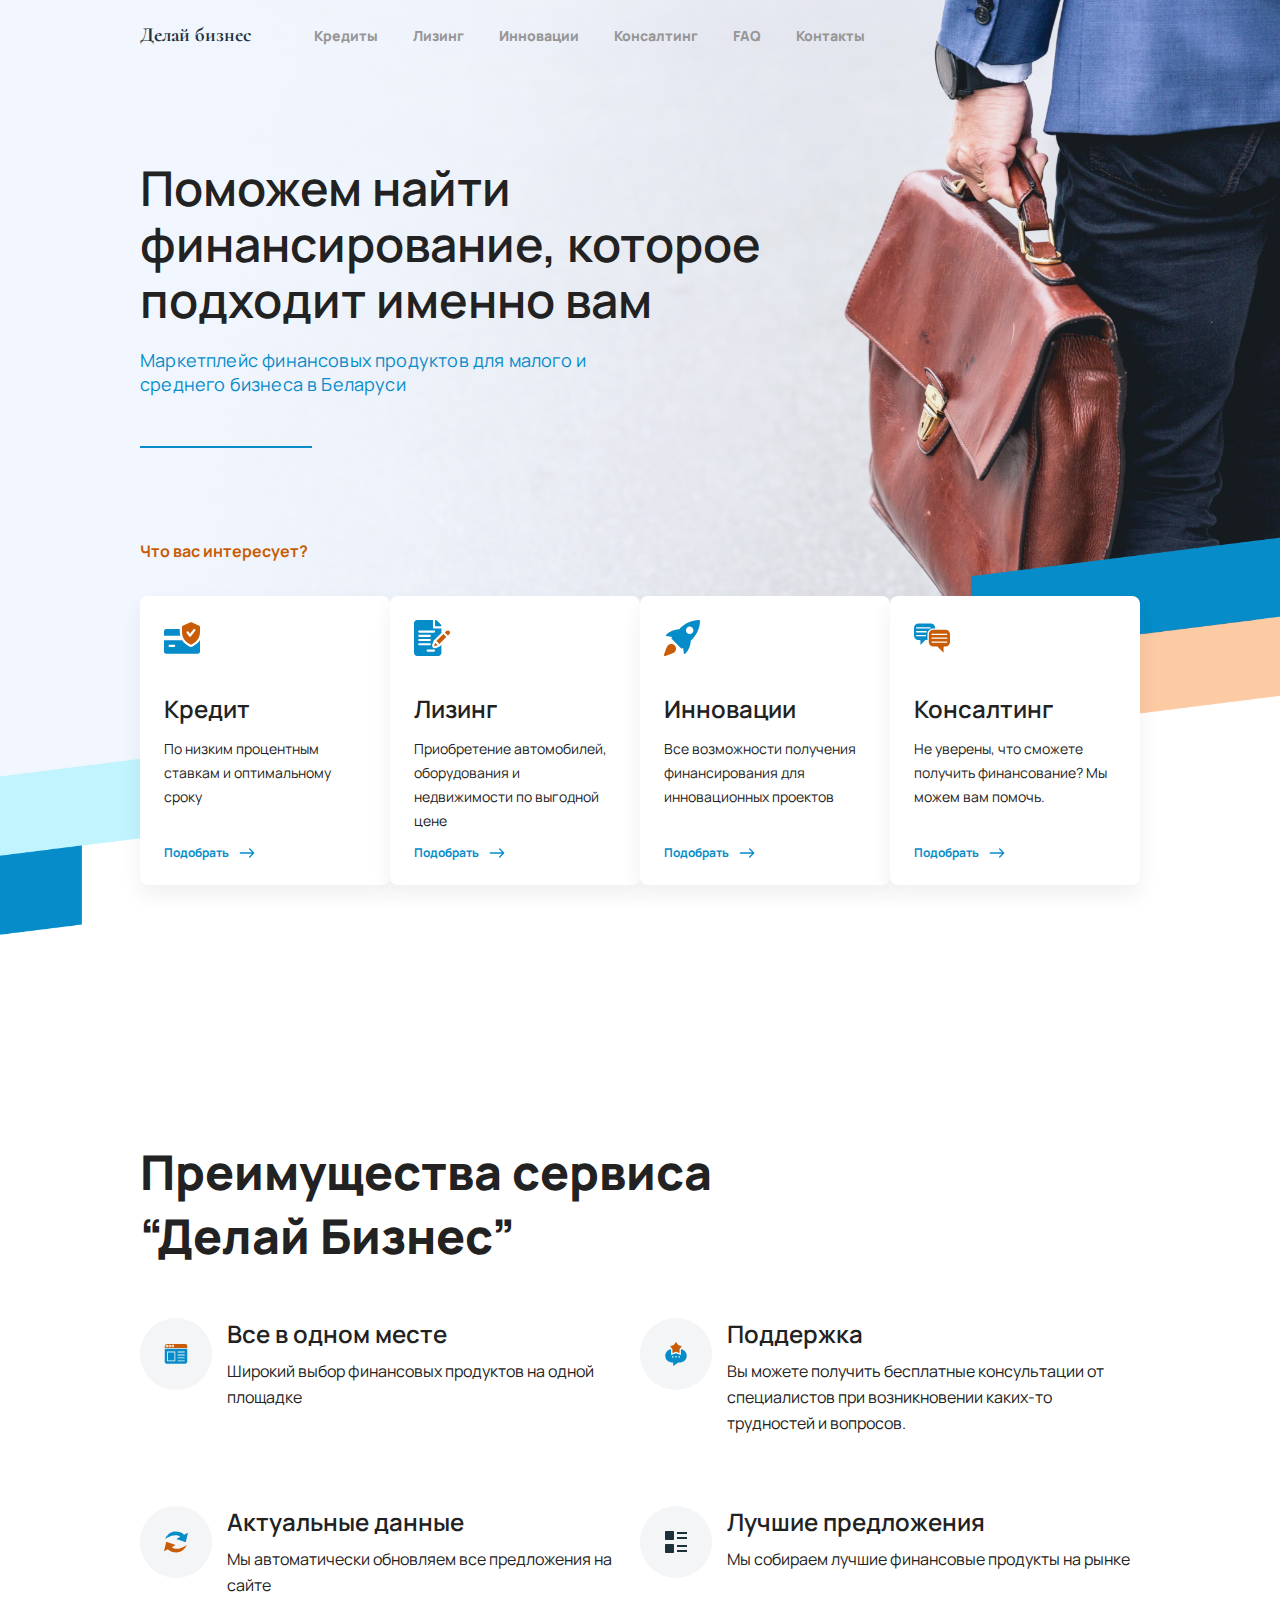
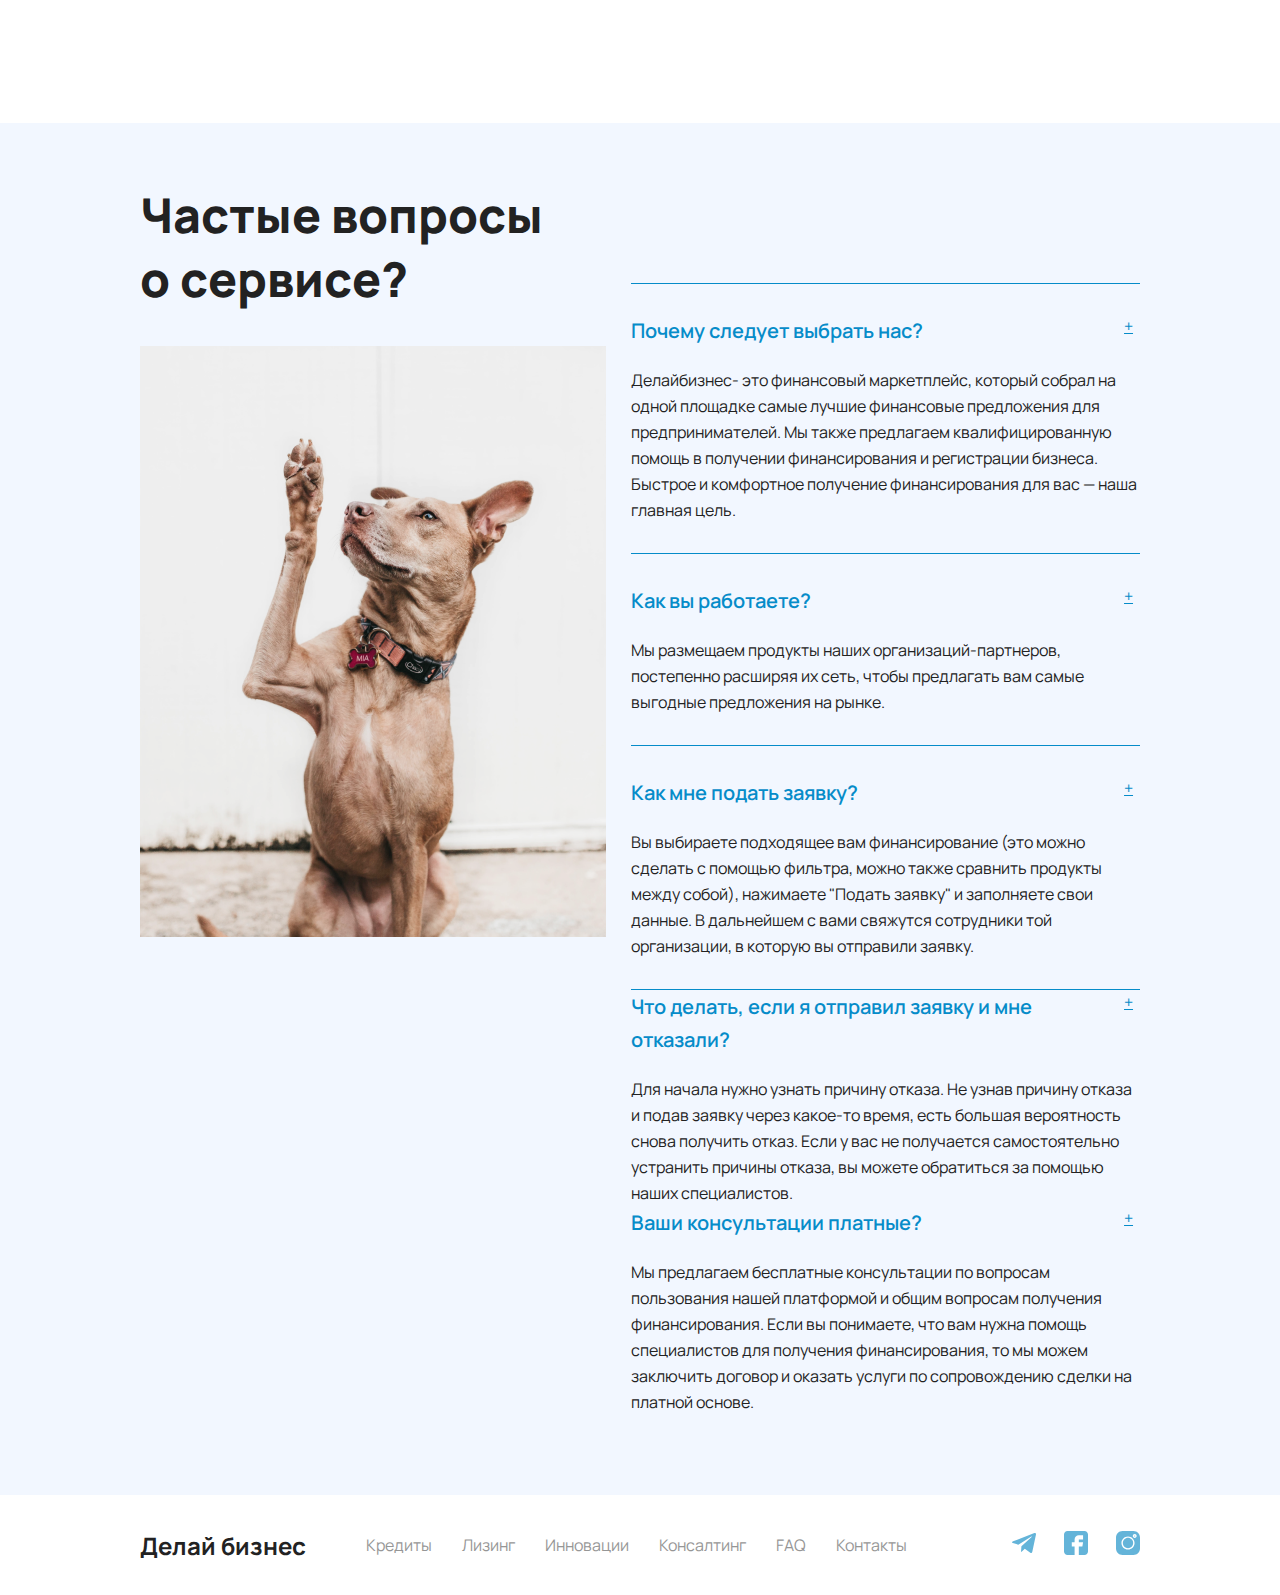
<file: index.html>
<!DOCTYPE html>
<html lang="en">
<head>
    <meta charset="UTF-8">
    <meta http-equiv="X-UA-Compatible" content="IE=edge">
    <meta name="viewport" content="width=device-width, initial-scale=1.0">
    <link rel="stylesheet" href="./css/reset.css">
    <link href="https://cdn.jsdelivr.net/npm/bootstrap@5.0.0-beta1/dist/css/bootstrap.min.css" rel="stylesheet" integrity="sha384-giJF6kkoqNQ00vy+HMDP7azOuL0xtbfIcaT9wjKHr8RbDVddVHyTfAAsrekwKmP1" crossorigin="anonymous">
    <link rel="preconnect" href="https://fonts.gstatic.com">
    <link href="https://fonts.googleapis.com/css2?family=Cormorant&family=Manrope&display=swap" rel="stylesheet">
    <link rel="stylesheet" href="./css/main.css">
    <title>Fin</title>
</head>
<body>
    <section class="main">
        <div class="wrapper">
            <header class="header">
                <a class="logo" href="/index.html">Делай бизнес</a>
                <div class="header-links">
                    <a href="/pages/credits.html">Кредиты</a>
                    <a href="/pages/leasing.html">Лизинг</a>
                    <a href="/pages/innovations.html">Инновации</a>
                    <a href="#!">Консалтинг</a>
                    <a href="/pages/faq.html">FAQ</a>
                    <a href="#!">Контакты</a>
                </div>
            </header>
            <div class="main_desc">
                <div>Поможем найти финансирование, которое подходит именно вам</div>
                <div>Маркетплейс финансовых продуктов для малого и среднего бизнеса в Беларуси</div>
                <div></div>
                <div>Что вас интересует?</div>
            </div>
            <div class="main_cards">
                <div class="main_card">
                    <img class="card_img" src="./img/card_img1.svg" alt="card1">
                    <div>
                        <div class="card_name">Кредит</div>
                        <div class="card_desc">По низким процентным ставкам и оптимальному сроку</div>
                    </div>
                    <div class="card_link">
                        <a href="/pages/credits.html" class="card_link-text">Подобрать</a>
                        <div class="card_link_arrow"></div>
                    </div>
                </div>
                <div class="main_card">
                    <img class="card_img" src="./img/card_img2.svg" alt="card1">
                    <div>
                        <div class="card_name">Лизинг</div>
                        <div class="card_desc">Приобретение автомобилей, оборудования и недвижимости по выгодной цене </div>
                    </div>
                    <div class="card_link">
                        <a href="/pages/leasing.html" class="card_link-text">Подобрать</a>
                        <div class="card_link_arrow"></div>
                    </div>
                </div>
                <div class="main_card">
                    <img class="card_img" src="./img/card_img3.svg" alt="card1">
                    <div>
                        <div class="card_name">Инновации</div>
                        <div class="card_desc">Все возможности получения финансирования для инновационных проектов</div>
                    </div>
                    <div class="card_link">
                        <a href="/pages/innovations.html" class="card_link-text">Подобрать</a>
                        <div class="card_link_arrow"></div>
                    </div>
                </div>
                <div class="main_card">
                    <img class="card_img" src="./img/card_img4.svg" alt="card1">
                    <div>
                        <div class="card_name">Консалтинг</div>
                        <div class="card_desc">Не уверены, что сможете получить финансование? Мы можем вам помочь.</div>
                    </div>
                    <div class="card_link">
                        <a href="#!" class="card_link-text">Подобрать</a>
                        <div class="card_link_arrow"></div>
                    </div>
                </div>
            </div>

        </div>
    </section>
    <section class="advantages">
        <div class="wrapper">
            <div class="advantages_name">
                Преимущества сервиса “Делай Бизнес”
            </div>
            <div class="adv_cards">
                <div class="adv_card">
                    <img src="./img/adv-pic1.svg" alt="adv-pic">
                    <div class="adv_cards-content">
                        <div class="adv_name">Все в одном месте</div>
                        <div class="adv_desc">Широкий выбор финансовых продуктов на одной площадке</div>
                    </div>
                </div>
                <div class="adv_card">
                    <img src="./img/adv-pic2.svg" alt="adv-pic">
                    <div class="adv_cards-content">
                        <div class="adv_name">Поддержка</div>
                        <div class="adv_desc">Вы можете получить бесплатные консультации от специалистов при возникновении каких-то трудностей и вопросов.</div>
                    </div>
                </div>
            </div> 
            <div class="adv_cards">
                <div class="adv_card">
                    <img src="./img/adv-pic3.svg" alt="adv-pic">
                    <div class="adv_cards-content">
                        <div class="adv_name">Актуальные данные</div>
                        <div class="adv_desc">Мы автоматически обновляем все предложения на сайте</div>
                    </div>
                </div>
                <div class="adv_card">
                    <img src="./img/adv-pic4.svg" alt="adv-pic">
                    <div class="adv_cards-content">
                        <div class="adv_name">Лучшие предложения</div>
                        <div class="adv_desc">Мы собираем лучшие финансовые продукты на рынке</div>
                    </div>
                </div>
            </div>     
        </div>
    </section>
    <section class="faq">
        <div class="wrapper">
            <div class="name">
                <div>Частые вопросы о сервисе?</div>
                <div class="name_pic"></div>
            </div>
            <div class="lists">
                <div class="collapse1">
                    <div class="list">
                        <div class="collapse_card-name">
                            Почему следует выбрать нас? 
                        </div>
                        <a class="btn btn-primary" data-bs-toggle="collapse" href="#collapse1" role="button"
                            aria-expanded="false" aria-controls="collapseExample">
                            +
                        </a>
                    </div>
                    <div class="collapse" id="collapse1">
    
                        <div class="card card-body">
                            Делайбизнес- это финансовый маркетплейс, который собрал на одной площадке самые лучшие финансовые предложения для предпринимателей. Мы также предлагаем квалифицированную помощь в получении финансирования и регистрации бизнеса. Быстрое и комфортное получение финансирования для вас — наша главная цель. 
                        </div>
                    </div>
                </div>
                <div class="collapse2">
                    <div class="list">
                        <div class="collapse_card-name">
                            Как вы работаете? 
                        </div>
                        <a class="btn btn-primary" data-bs-toggle="collapse" href="#collapse2" role="button"
                            aria-expanded="false" aria-controls="collapseExample">
                            +
                        </a>
                    </div>
                    <div class="collapse" id="collapse2">
                        <div class="card card-body">
                            Мы размещаем продукты наших организаций-партнеров, постепенно расширяя их сеть, чтобы предлагать вам самые выгодные предложения на рынке. 
                        </div>
                    </div>
                </div>
                <div class="collapse3">
                    <div class="list">
                        <div class="collapse_card-name">
                            Как мне подать заявку?
                        </div>
                        <a class="btn btn-primary" data-bs-toggle="collapse" href="#collapse3" role="button"
                            aria-expanded="false" aria-controls="collapseExample">
                            +
                        </a>
                    </div>
                    <div class="collapse" id="collapse3">
                        <div class="card card-body">
                            Вы выбираете подходящее вам финансирование (это можно сделать с помощью фильтра, можно также сравнить продукты между собой), нажимаете "Подать заявку" и заполняете свои данные. В дальнейшем с вами свяжутся сотрудники той организации, в которую вы отправили заявку.
                        </div>
                    </div>
                </div>
                <div class="collapse4">
                    <div class="list">
                        <div class="collapse_card-name">
                            Что делать, если я отправил заявку и мне отказали?
                        </div>
                        <a class="btn btn-primary" data-bs-toggle="collapse" href="#collapse4" role="button"
                            aria-expanded="false" aria-controls="collapseExample">
                            +
                        </a>
                    </div>
                    <div class="collapse" id="collapse4">
                        <div class="card card-body">
                            Для начала нужно узнать причину отказа. Не узнав причину отказа и подав заявку через какое-то время, есть большая вероятность снова получить отказ. Если у вас не получается самостоятельно устранить причины отказа, вы можете обратиться за помощью наших специалистов.
                        </div>
                    </div>
                </div>
                <div class="collapse5">
                    <div class="list">
                        <div class="collapse_card-name">
                            Ваши консультации платные?
                        </div>
                        <a class="btn btn-primary" data-bs-toggle="collapse" href="#collapse5" role="button"
                            aria-expanded="false" aria-controls="collapseExample">
                            +
                        </a>
                    </div>
                    <div class="collapse" id="collapse5">
                        <div class="card card-body">
                            Мы предлагаем бесплатные консультации по вопросам пользования нашей платформой и общим вопросам получения финансирования. Если вы понимаете, что вам нужна помощь специалистов для получения финансирования, то мы можем заключить договор и оказать услуги по сопровождению сделки на платной основе.
                        </div>
                    </div>
                </div>
            </div>
        </div>
    </section>
    <section class="footer">
        <div class="wrapper">
            <div class="footer_content">
                <div class="footer_main-links">
                    <div class="footer_logo">Делай бизнес</div>
                    <div class="footer_links">
                        <a href="/pages/credits.html">Кредиты</a>
                        <a href="/pages/leasing.html">Лизинг</a>
                        <a href="/pages/innovations.html">Инновации</a>
                        <a href="#!">Консалтинг</a>
                        <a href="/pages/faq.html">FAQ</a>
                        <a href="#!">Контакты</a>
                    </div>
                </div>
                <div class="link-pics">
                    <a href="#!">
                        <img src="./img/telegram.svg" alt="tg">
                    </a>
                    <a href="#!">
                        <img src="./img/facebook.svg" alt="fb">
                    </a>
                    <a href="#!">
                        <img src="./img/instagram.svg" alt="ig">
                    </a>
                </div>
            </div>
        </div>
    </section>
    




    <script src="https://cdn.jsdelivr.net/npm/bootstrap@5.0.0-beta1/dist/js/bootstrap.bundle.min.js" integrity="sha384-ygbV9kiqUc6oa4msXn9868pTtWMgiQaeYH7/t7LECLbyPA2x65Kgf80OJFdroafW" crossorigin="anonymous"></script>
</body>
</html>
</file>
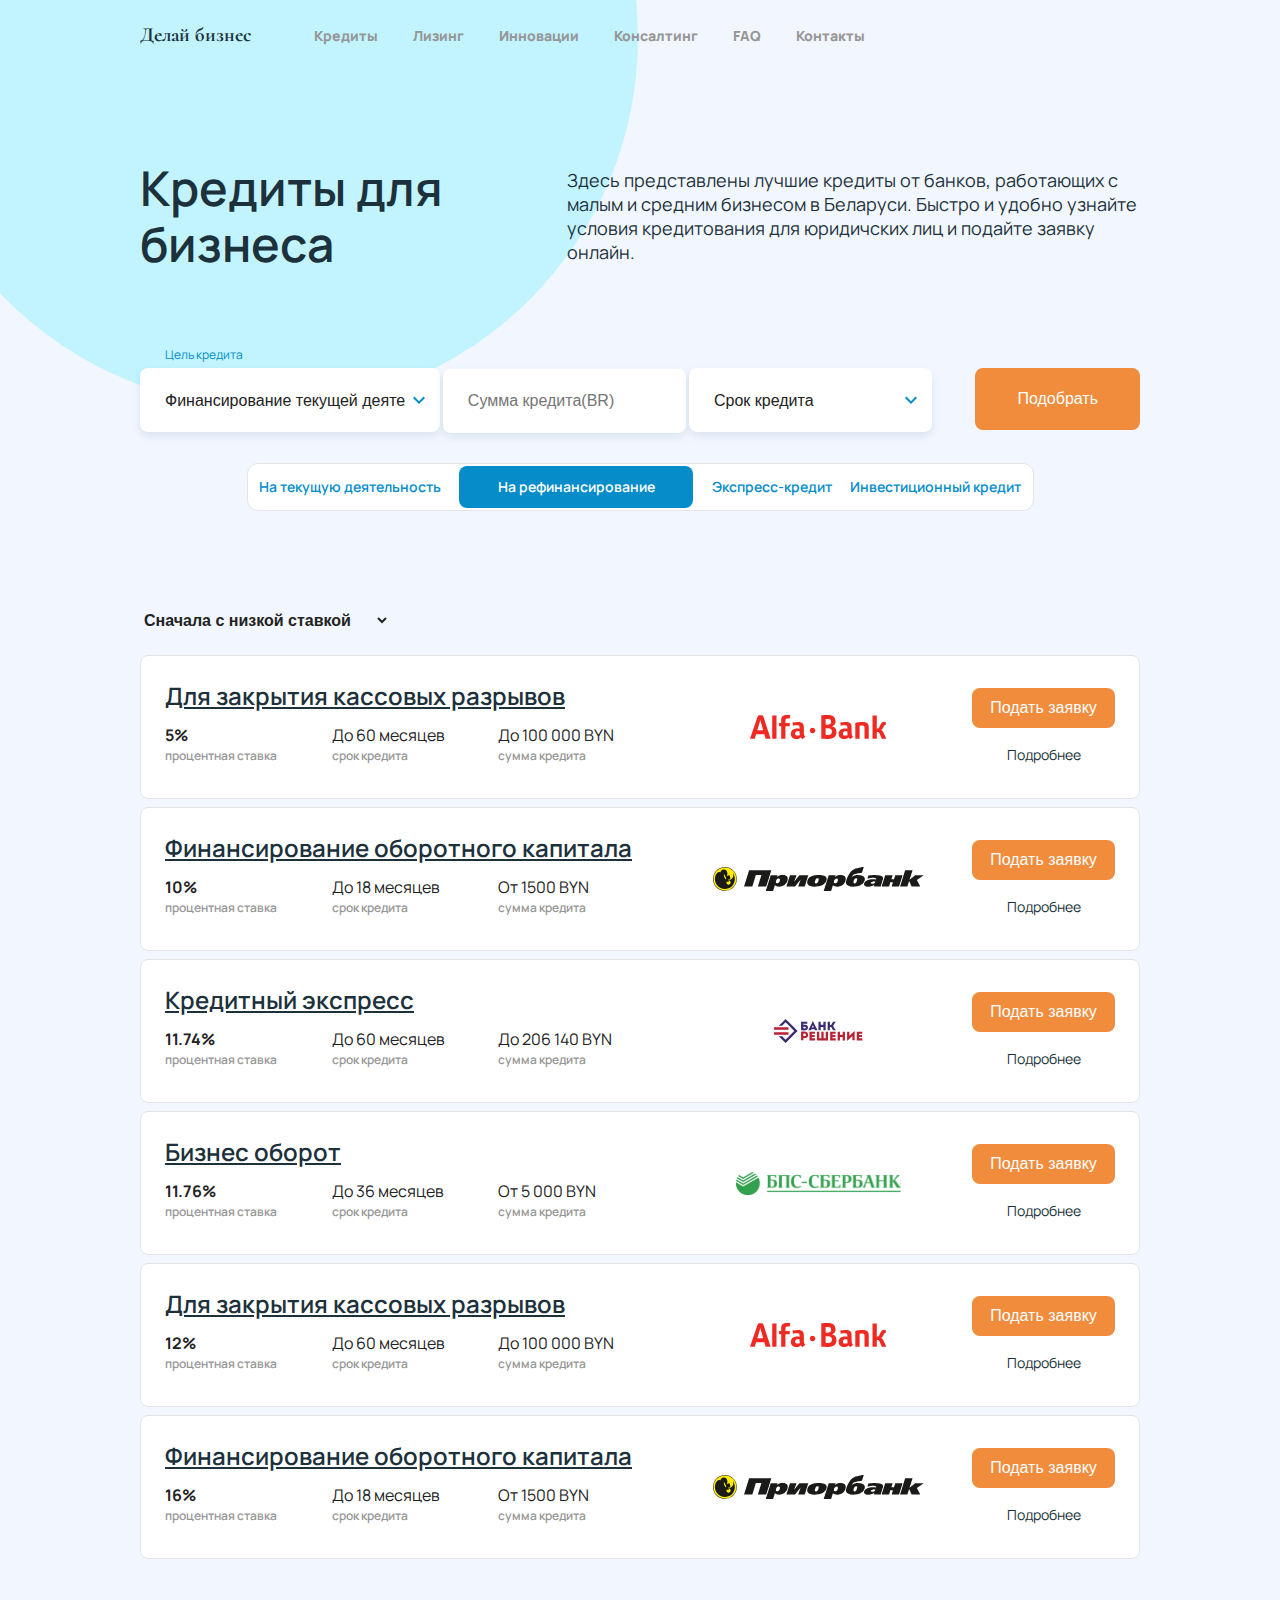
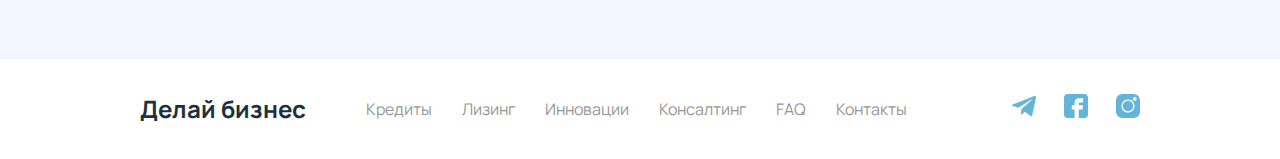
<file: pages/credits.html>
<!DOCTYPE html>
<html lang="en">
<head>
    <meta charset="UTF-8">
    <meta http-equiv="X-UA-Compatible" content="IE=edge">
    <meta name="viewport" content="width=device-width, initial-scale=1.0">
    <link rel="stylesheet" href="/css/reset.css">
    <link rel="preconnect" href="https://fonts.gstatic.com">
    <link href="https://fonts.googleapis.com/css2?family=Cormorant&family=Manrope&display=swap" rel="stylesheet">
    <link rel="stylesheet" href="/css/credits.css">
    <title>Fin</title>
</head>
<body>
    <section class="header">
        <div class="circle"></div>
        <div class="wrapper">
            <header>
                <a class="logo" href="/index.html">Делай бизнес</a>
                <div class="header-links">
                    <a href="/pages/credits.html">Кредиты</a>
                    <a href="#!">Лизинг</a>
                    <a href="/pages/innovations.html">Инновации</a>
                    <a href="#!">Консалтинг</a>
                    <a href="#!">FAQ</a>
                    <a href="#!">Контакты</a>
                </div>
            </header>
            <div class="header_desc">
                <div>Кредиты для бизнеса</div>
                <div>Здесь представлены лучшие кредиты от банков, работающих с малым и средним бизнесом в Беларуси. Быстро и удобно узнайте условия кредитования для юридичских лиц и подайте заявку онлайн. </div>
            </div>
            <div class="credit_goal">Цель кредита</div>
            <div class="filters">
                <div>
                    <select class="drop_list">
                        <option>Финансирование текущей деятельности</option>
                        <option>Пункт 2</option>
                    </select>
                    <input class="credit_sum" type="text" placeholder="Сумма кредита(BR)">
                    <select class="credit_length">
                        <option>Срок кредита</option>
                        <option>Пункт 2</option>
                        <img src="/img/select_arrow.svg" alt="">
                    </select>
                </div>
                <button>Подобрать</button>
            </div>
            <div class="change_typeof-credit">
                <div>На текущую деятельность</div>
                <div  class="active">На рефинансирование</div>
                <div>Экспресс-кредит</div>
                <div>Инвестиционный кредит</div>
            </div>
        </div>
    </section>
    <section class="credits">
        <div class="wrapper">
            <div class="sort_credits">
                <select oninput="sortByPercent()" class="sort_credits-list">
                    <option>Сначала с низкой ставкой</option>
                    <option>Сначала с высокой ставкой</option>
                </select>
            </div>
            <div id="creditList" class="credits_list">
                <!--  -->
            </div>
        </div>
    </section>



    
    <section class="footer">
        <div class="wrapper">
            <div class="footer_content">
                <div class="footer_main-links">
                    <a href="/index.html" class="footer_logo">Делай бизнес</a>
                    <div class="footer_links">
                        <a href="/pages/credits.html">Кредиты</a>
                        <a href="#!">Лизинг</a>
                        <a href="/pages/innovations.html">Инновации</a>
                        <a href="#!">Консалтинг</a>
                        <a href="#!">FAQ</a>
                        <a href="#!">Контакты</a>
                    </div>
                </div>
                <div class="link-pics">
                    <a href="#!">
                        <img src="/img/telegram.svg" alt="tg">
                    </a>
                    <a href="#!">
                        <img src="/img/facebook.svg" alt="fb">
                    </a>
                    <a href="#!">
                        <img src="/img/instagram.svg" alt="ig">
                    </a>
                </div>
            </div>
        </div>
    </section>
    



    <script src="/js/index.js"></script>
    <script src="https://cdn.jsdelivr.net/npm/bootstrap@5.0.0-beta1/dist/js/bootstrap.bundle.min.js" integrity="sha384-ygbV9kiqUc6oa4msXn9868pTtWMgiQaeYH7/t7LECLbyPA2x65Kgf80OJFdroafW" crossorigin="anonymous"></script>
</body>
</html>
</file>
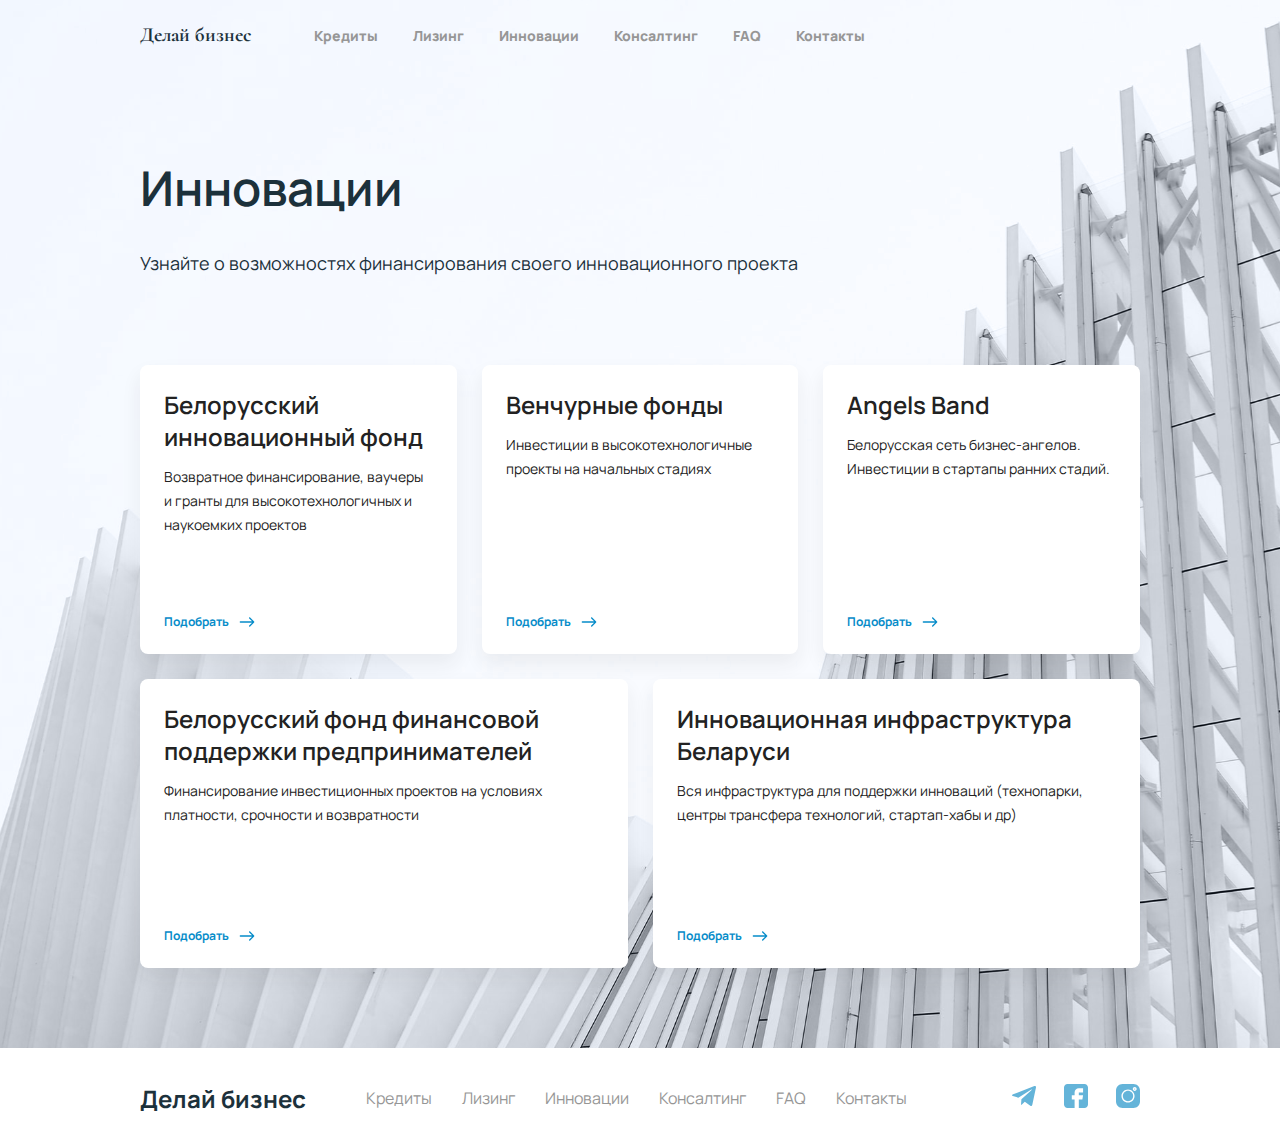
<file: pages/innovations.html>
<!DOCTYPE html>
<html lang="en">
<head>
    <meta charset="UTF-8">
    <meta http-equiv="X-UA-Compatible" content="IE=edge">
    <meta name="viewport" content="width=device-width, initial-scale=1.0">
    <link rel="stylesheet" href="/css/reset.css">
    <link rel="preconnect" href="https://fonts.gstatic.com">
    <link href="https://fonts.googleapis.com/css2?family=Cormorant&family=Manrope&display=swap" rel="stylesheet">
    <link rel="stylesheet" href="/css/innovations.css">
    <title>Fin</title>
</head>
<body>
    <section class="header">
        <div class="wrapper">
            <header>
                <a class="logo" href="/index.html">Делай бизнес</a>
                <div class="header-links">
                    <a href="/pages/credits.html">Кредиты</a>
                    <a href="/pages/leasing.html">Лизинг</a>
                    <a href="/pages/innovations.html">Инновации</a>
                    <a href="#!">Консалтинг</a>
                    <a href="/pages/faq.html">FAQ</a>
                    <a href="#!">Контакты</a>
                </div>
            </header>
        </div>
    </section>

    <section class="content">
        <div class="wrapper">
            <div class="content_name">Инновации</div>
            <div class="content_desc">Узнайте о возможностях финансирования своего инновационного проекта</div>
            <div class="content_cards">
                <div class="cards_line">
                    <div class="main_card">
                        <div>
                            <div class="card_name">Белорусский инновационный фонд</div>
                            <div class="card_desc">Возвратное финансирование, ваучеры и гранты для высокотехнологичных и наукоемких проектов</div>
                        </div>
                        <div class="card_link">
                            <a href="/pages/innovations/bif.html" class="card_link-text">Подобрать</a>
                            <div class="card_link_arrow"></div>
                        </div>
                    </div>
                    <div class="main_card">
                        <div>
                            <div class="card_name">Венчурные фонды</div>
                            <div class="card_desc">Инвестиции в высокотехнологичные проекты на начальных стадиях</div>
                        </div>
                        <div class="card_link">
                            <a href="/pages/innovations/bif.html" class="card_link-text">Подобрать</a>
                            <div class="card_link_arrow"></div>
                        </div>
                    </div>
                    <div class="main_card">
                        <div>
                            <div class="card_name">Angels Band</div>
                            <div class="card_desc">Белорусская сеть бизнес-ангелов. Инвестиции в стартапы ранних стадий.</div>
                        </div>
                        <div class="card_link">
                            <a href="/pages/innovations/bif.html" class="card_link-text">Подобрать</a>
                            <div class="card_link_arrow"></div>
                        </div>
                    </div>
                </div>
                <div class="cards_line">
                    <div class="main_card">
                        <div>
                            <div class="card_name">Белорусский фонд финансовой поддержки предпринимателей</div>
                            <div class="card_desc">Финансирование инвестиционных проектов на условиях платности, срочности и возвратности</div>
                        </div>
                        <div class="card_link">
                            <a href="/pages/innovations/bif.html" class="card_link-text">Подобрать</a>
                            <div class="card_link_arrow"></div>
                        </div>
                    </div>
                    <div class="main_card">
                        <div>
                            <div class="card_name">Инновационная инфраструктура Беларуси</div>
                            <div class="card_desc">Вся инфраструктура для поддержки инноваций (технопарки, центры трансфера технологий, стартап-хабы и др)</div>
                        </div>
                        <div class="card_link">
                            <a href="/pages/innovations/bif.html" class="card_link-text">Подобрать</a>
                            <div class="card_link_arrow"></div>
                        </div>
                    </div>
                    <!-- <div class="main_card">
                        <div>
                            <div class="card_name">Инновации</div>
                            <div class="card_desc">Все возможности получения финансирования для инновационных проектов</div>
                        </div>
                        <div class="card_link">
                            <a href="/pages/innovations.html" class="card_link-text">Подобрать</a>
                            <div class="card_link_arrow"></div>
                        </div>
                    </div> -->
                </div>
            </div>
        </div>
    </section>
    

    
    <section class="footer">
        <div class="wrapper">
            <div class="footer_content">
                <div class="footer_main-links">
                    <a href="/index.html" class="footer_logo">Делай бизнес</a>
                    <div class="footer_links">
                        <a href="/pages/credits.html">Кредиты</a>
                        <a href="/pages/leasing.html">Лизинг</a>
                        <a href="/pages/innovations.html">Инновации</a>
                        <a href="#!">Консалтинг</a>
                        <a href="/pages/faq.html">FAQ</a>
                        <a href="#!">Контакты</a>
                    </div>
                </div>
                <div class="link-pics">
                    <a href="#!">
                        <img src="/img/telegram.svg" alt="tg">
                    </a>
                    <a href="#!">
                        <img src="/img/facebook.svg" alt="fb">
                    </a>
                    <a href="#!">
                        <img src="/img/instagram.svg" alt="ig">
                    </a>
                </div>
            </div>
        </div>
    </section>
    



    <script src="/js/index.js"></script>
    <script src="https://cdn.jsdelivr.net/npm/bootstrap@5.0.0-beta1/dist/js/bootstrap.bundle.min.js" integrity="sha384-ygbV9kiqUc6oa4msXn9868pTtWMgiQaeYH7/t7LECLbyPA2x65Kgf80OJFdroafW" crossorigin="anonymous"></script>
</body>
</html>
</file>
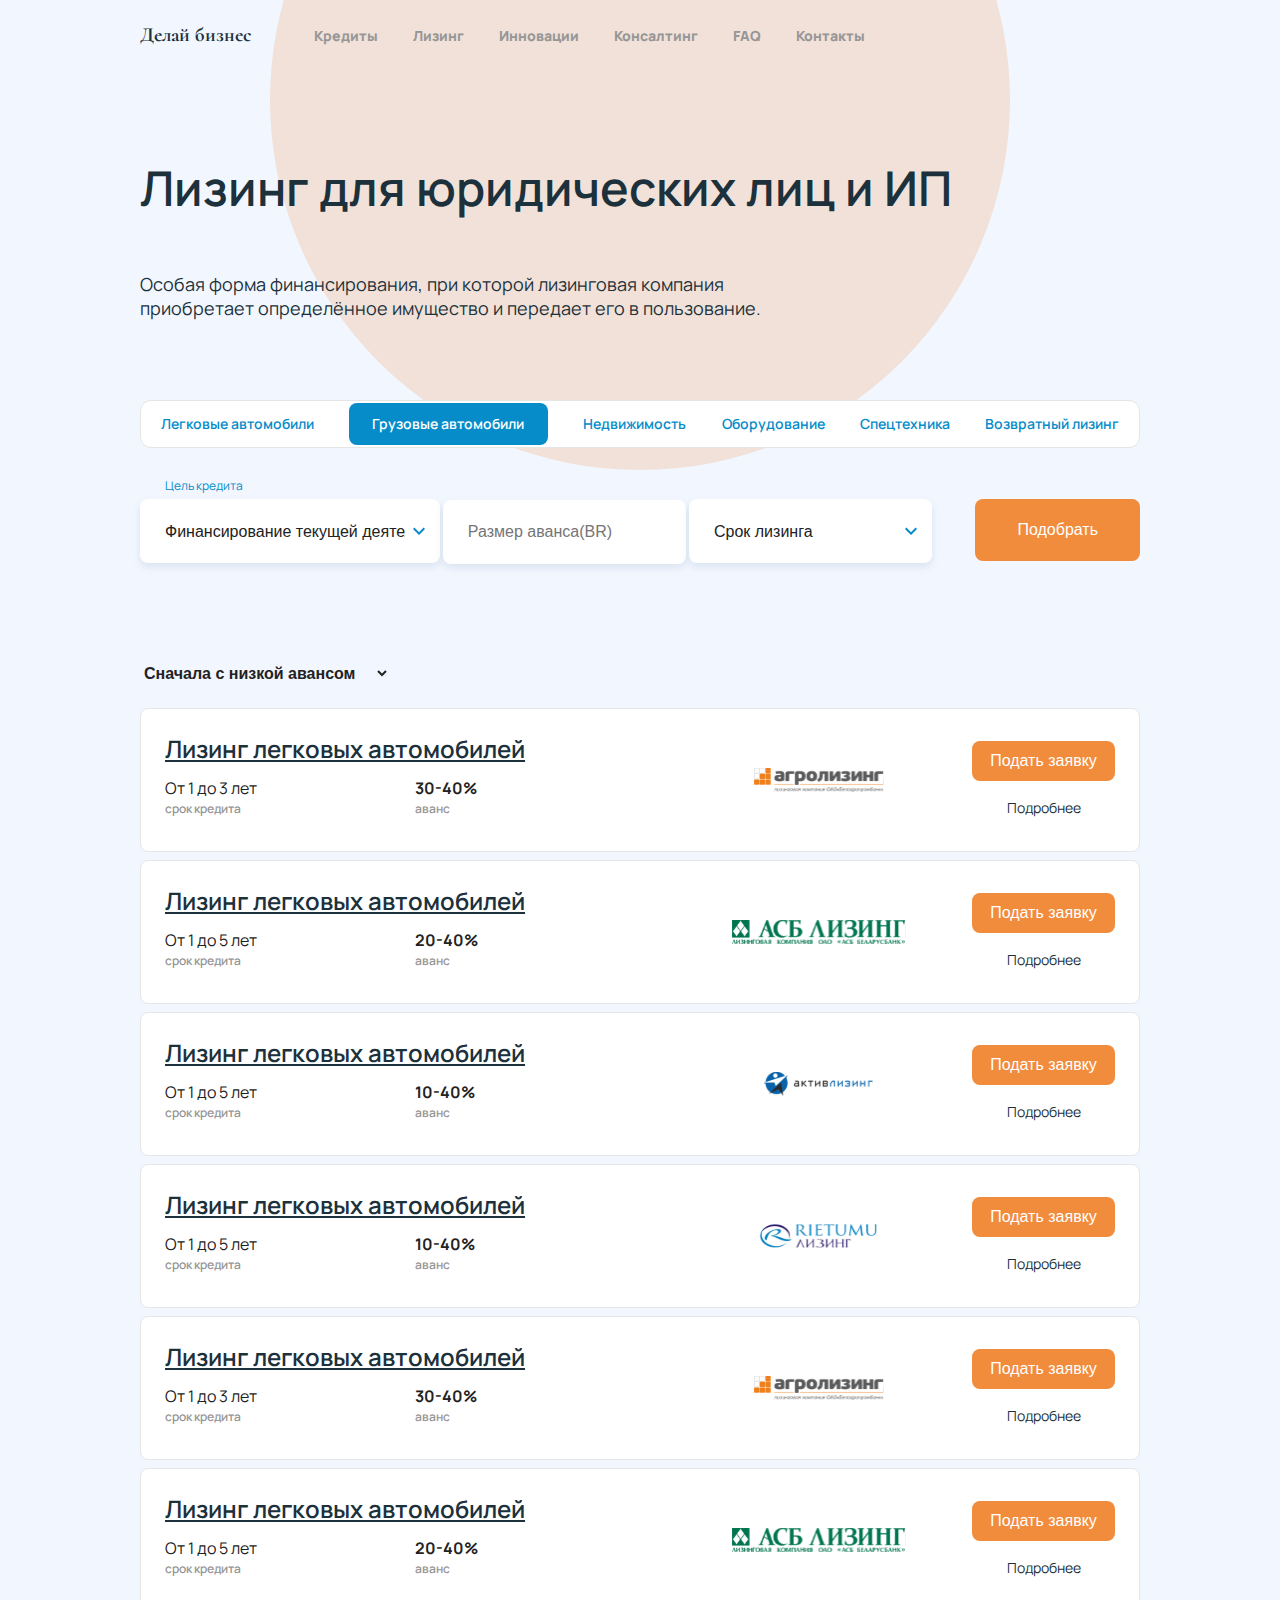
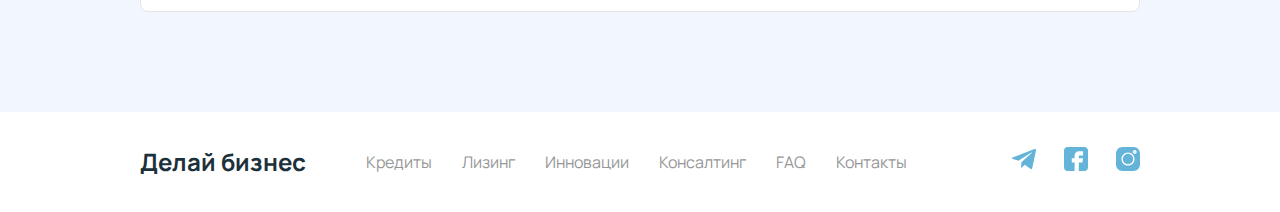
<file: pages/leasing.html>
<!DOCTYPE html>
<html lang="en">
<head>
    <meta charset="UTF-8">
    <meta http-equiv="X-UA-Compatible" content="IE=edge">
    <meta name="viewport" content="width=device-width, initial-scale=1.0">
    <link rel="stylesheet" href="/css/reset.css">
    <link rel="preconnect" href="https://fonts.gstatic.com">
    <link href="https://fonts.googleapis.com/css2?family=Cormorant&family=Manrope&display=swap" rel="stylesheet">
    <link rel="stylesheet" href="/css/leasing.css">
    <title>Fin</title>
</head>
<body>
    <section class="header">
        <div class="circle"></div>
        <div class="wrapper">
            <header>
                <a class="logo" href="/index.html">Делай бизнес</a>
                <div class="header-links">
                    <a href="/pages/credits.html">Кредиты</a>
                    <a href="/pages/leasing.html">Лизинг</a>
                    <a href="/pages/innovations.html">Инновации</a>
                    <a href="#!">Консалтинг</a>
                    <a href="/pages/faq.html">FAQ</a>
                    <a href="#!">Контакты</a>
                </div>
            </header>
            <div class="header_desc">
                <div>Лизинг для юридических лиц и ИП</div>
                <div>Особая форма финансирования, при которой лизинговая компания приобретает определённое имущество и передает его в пользование.</div>
            </div>
            <div class="change_typeof-credit">
                <div>Легковые автомобили</div>
                <div  class="active">Грузовые автомобили</div>
                <div>Недвижимость</div>
                <div>Оборудование</div>
                <div>Спецтехника</div>
                <div>Возвратный лизинг</div>
            </div>
            <div class="credit_goal">Цель кредита</div>
            <div class="filters">
                <div>
                    <select class="drop_list">
                        <option>Финансирование текущей деятельности</option>
                        <option>Пункт 2</option>
                    </select>
                    <input class="credit_sum" type="text" placeholder="Размер аванса(BR)">
                    <select class="credit_length">
                        <option>Срок лизинга</option>
                        <option>Пункт 2</option>
                        <img src="/img/select_arrow.svg" alt="">
                    </select>
                </div>
                <button>Подобрать</button>
            </div>
            
        </div>
    </section>
    <section class="credits">
        <div class="wrapper">
            <div class="sort_credits">
                <select oninput="sortByPercent()" class="sort_credits-list">
                    <option>Сначала с низкой авансом</option>
                    <option>Сначала с высоким авансом</option>
                </select>
            </div>
            <div id="leasingList" class="credits_list">
                <!--  -->
            </div>
        </div>
    </section>



    
    <section class="footer">
        <div class="wrapper">
            <div class="footer_content">
                <div class="footer_main-links">
                    <a href="/index.html" class="footer_logo">Делай бизнес</a>
                    <div class="footer_links">
                        <a href="/pages/credits.html">Кредиты</a>
                        <a href="/pages/leasing.html">Лизинг</a>
                        <a href="/pages/innovations.html">Инновации</a>
                        <a href="#!">Консалтинг</a>
                        <a href="/pages/faq.html">FAQ</a>
                        <a href="#!">Контакты</a>
                    </div>
                </div>
                <div class="link-pics">
                    <a href="#!">
                        <img src="/img/telegram.svg" alt="tg">
                    </a>
                    <a href="#!">
                        <img src="/img/facebook.svg" alt="fb">
                    </a>
                    <a href="#!">
                        <img src="/img/instagram.svg" alt="ig">
                    </a>
                </div>
            </div>
        </div>
    </section>
    



    <script src="/js/leasing.js"></script>
    <script src="https://cdn.jsdelivr.net/npm/bootstrap@5.0.0-beta1/dist/js/bootstrap.bundle.min.js" integrity="sha384-ygbV9kiqUc6oa4msXn9868pTtWMgiQaeYH7/t7LECLbyPA2x65Kgf80OJFdroafW" crossorigin="anonymous"></script>
</body>
</html>
</file>
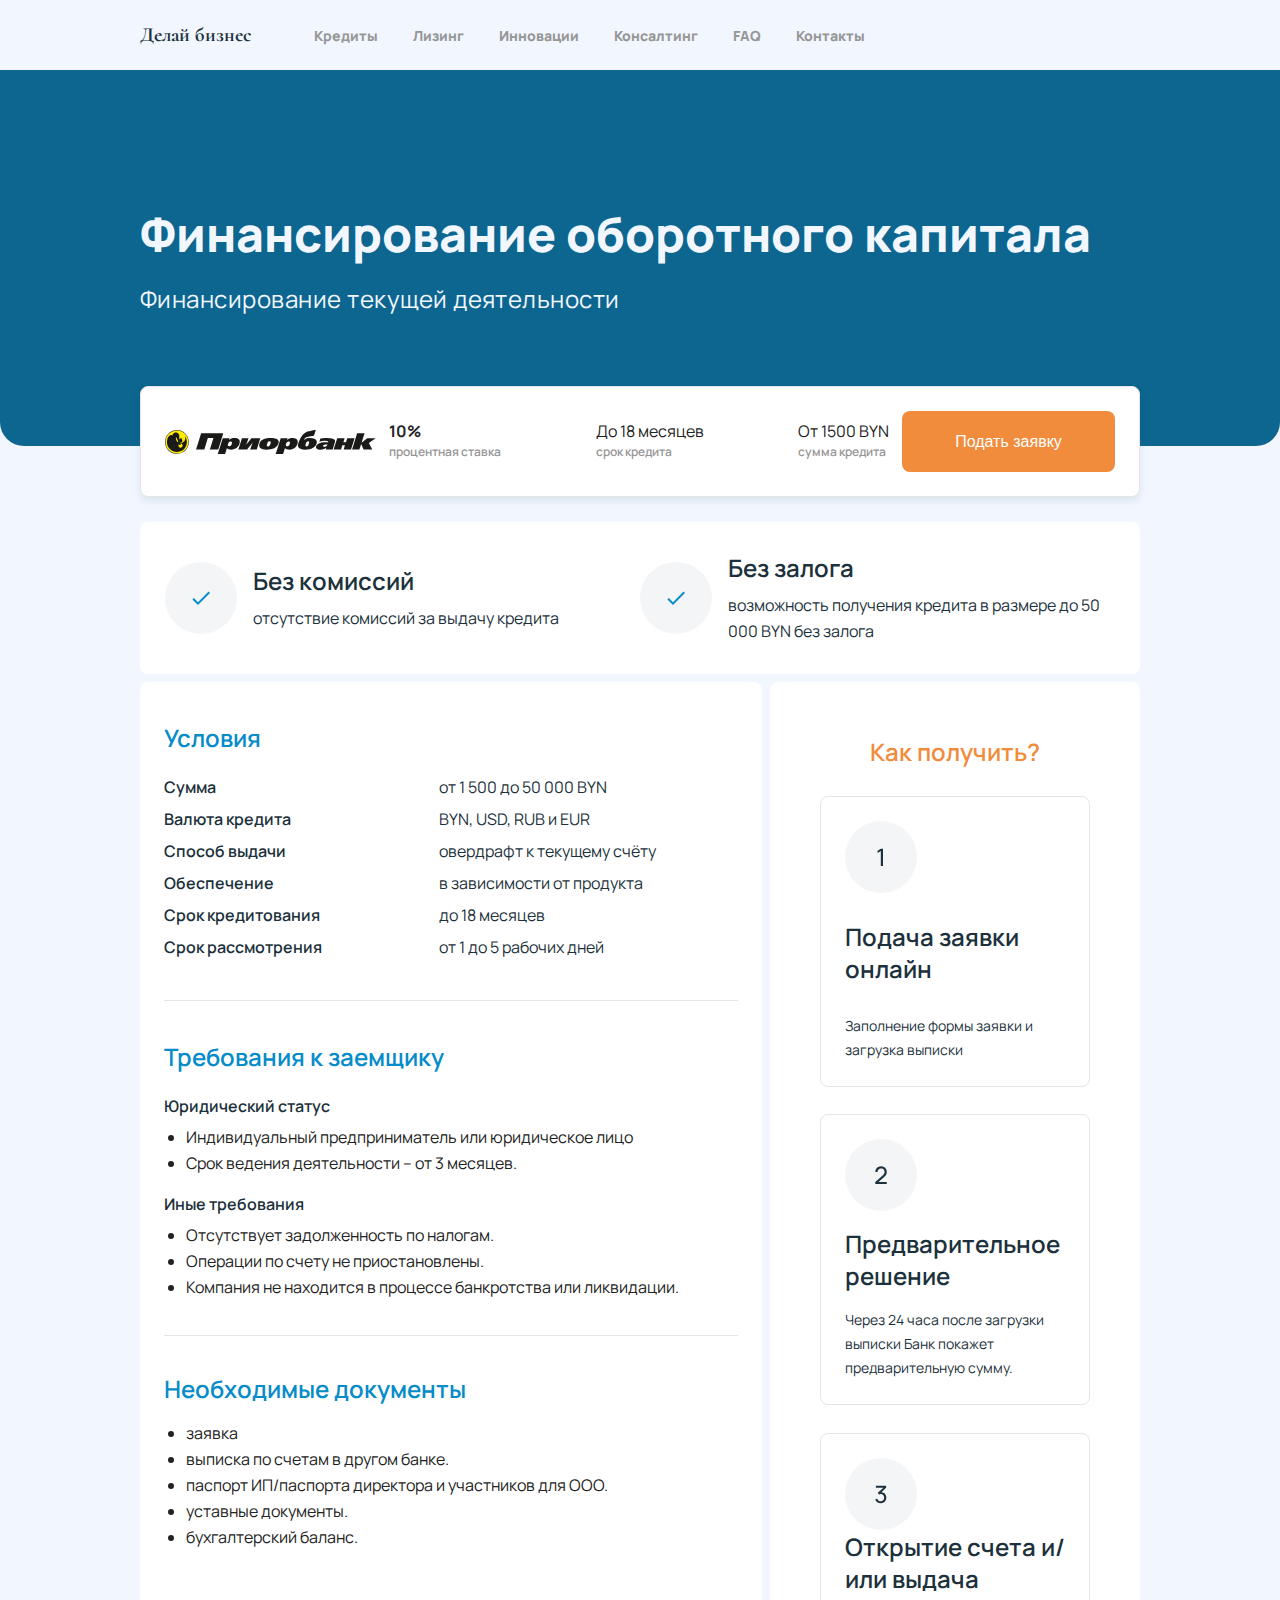
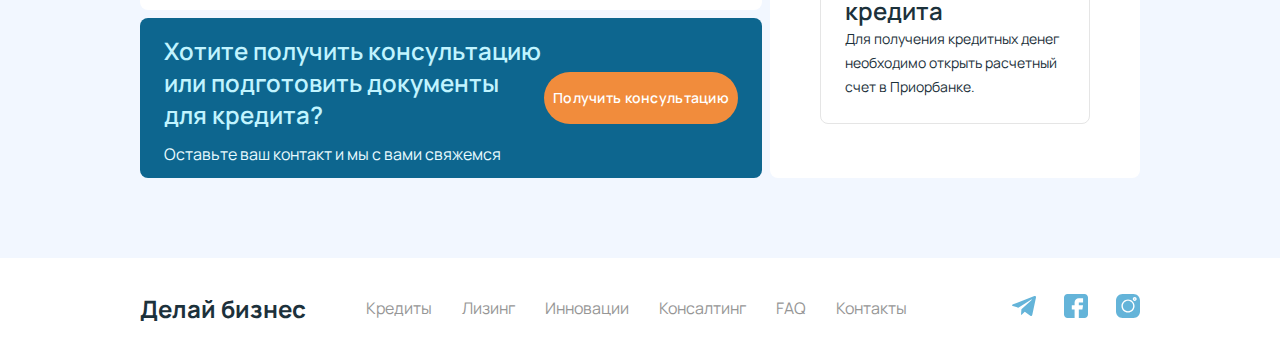
<file: pages/credits/priorbankPage.html>
<!DOCTYPE html>
<html lang="en">
<head>
    <meta charset="UTF-8">
    <meta http-equiv="X-UA-Compatible" content="IE=edge">
    <meta name="viewport" content="width=device-width, initial-scale=1.0">
    <link rel="stylesheet" href="/css/reset.css">
    <link rel="preconnect" href="https://fonts.gstatic.com">
    <link href="https://fonts.googleapis.com/css2?family=Cormorant&family=Manrope&display=swap" rel="stylesheet">
    <link rel="stylesheet" href="/css/creditPages/priorbank.css">
    <title>Fin</title>
</head>
<body>
    <section class="header">
        <div class="wrapper">
            <header>
                <a class="logo" href="/index.html">Делай бизнес</a>
                <div class="header-links">
                    <a href="/pages/credits.html">Кредиты</a>
                    <a href="/pages/leasing.html">Лизинг</a>
                    <a href="/pages/innovations.html">Инновации</a>
                    <a href="#!">Консалтинг</a>
                    <a href="/pages/faq.html">FAQ</a>
                    <a href="#!">Контакты</a>
                </div>
            </header>
        </div>
    </section>
    
    <section class="main">
        <div class="wrapper">
            <div class="main_info">
                <div>Финансирование оборотного капитала</div>
                <div>Финансирование текущей деятельности</div>
            </div>
        </div>
    </section>
    <section class="content">
        <div class="wrapper">
            <div class="credit_card">
                <div class="credit">
                    <div class="credit_pic">
                        <img src="/img/bank_pic/priorbank-pic.svg" alt="bank">
                    </div>
                    <div class="credit_about">
                        <div class="credit_desc">
                            <div class="credit_percent">
                                <div>10%</div>
                                <div>процентная ставка</div>
                            </div>
                            <div class="credit_time">
                                <div>До 18 месяцев</div>
                                <div>срок кредита</div>
                            </div>
                            <div class="credit_money">
                                <div>От 1500 BYN</div>
                                <div>сумма кредита</div>
                            </div>
                        </div>
                    </div>
                    <div class="credit_buttons">
                        <button>Подать заявку</button>
                    </div>
                </div>
            </div>
            <div class="credit_adv">
                <div class="adv_info">
                    <img src="/img/V_pic.svg" alt="v">
                    <div class="adv">
                        <div>Без комиссий</div>
                        <div>отсутствие комиссий за выдачу кредита</div>
                    </div>
                </div>
                <div class="adv_info">
                    <img src="/img/V_pic.svg" alt="v">
                    <div class="adv">
                        <div>Без залога</div>
                        <div>возможность получения кредита в размере до 50 000 BYN без залога</div>
                    </div>
                </div>
            </div>
            <div class="main_content">
                <div class="content_desc">
                    <div class="content_desc-info">
                        <div class="terms">
                            <div class="terms_name">Условия</div>
                            <div class="term">
                                <div class="condition_type">Сумма</div>
                                <div class="condition">от 1 500 до 50 000 BYN</div>
                            </div>
                            <div class="term">
                                <div class="condition_type">Валюта кредита</div>
                                <div class="condition">BYN, USD, RUB и EUR</div>
                            </div>
                            <div class="term">
                                <div class="condition_type">Способ выдачи</div>
                                <div class="condition">овердрафт к текущему счёту</div>
                            </div>
                            <div class="term">
                                <div class="condition_type">Обеспечение</div>
                                <div class="condition">в зависимости от продукта</div>
                            </div>
                            <div class="term">
                                <div class="condition_type">Срок кредитования</div>
                                <div class="condition">до 18 месяцев</div>
                            </div>
                            <div class="term">
                                <div class="condition_type">Срок рассмотрения</div>
                                <div class="condition">от 1 до 5 рабочих дней</div>
                            </div>
                        </div>
                        <div class="demands">
                            <div class="demands_name">Требования к заемщику</div>
                            <div class="demands_type">Юридический статус</div>
                            <ul>
                                <li>Индивидуальный предприниматель или юридическое лицо</li>
                                <li>Срок ведения деятельности – от 3 месяцев.</li>
                            </ul>
                            <div class="demands_type">Иные требования</div>
                            <ul>
                                <li>Отсутствует задолженность по налогам.</li>
                                <li>Операции по счету не приостановлены.</li>
                                <li>Компания не находится в процессе банкротства или ликвидации.</li>
                            </ul>
                        </div>
                        <div class="documents">
                            <div class="documents_name">Необходимые документы</div>
                            <ul>
                                <li>заявка</li>
                                <li>выписка по счетам в другом банке.</li>
                                <li>паспорт ИП/паспорта директора и участников для ООО.</li>
                                <li>уставные документы.</li>
                                <li>бухгалтерский баланс.</li>
                            </ul>
                        </div>
                    </div>
                    <div class="consult_area">
                        <div class="consult_desc">
                            <div>Хотите получить консультацию или подготовить документы для кредита?</div>
                            <div>Оставьте ваш контакт и мы с вами свяжемся</div>
                        </div>
                        <a href="#!">Получить консультацию</a>
                    </div>
                </div>
                <div class="how_to_get">
                    <div class="how_to_get-name">Как получить?</div>
                    <div class="how_to_get-card">
                        <div>
                            <img src="/img/num1.svg" alt="1">
                        </div>
                        <div>Подача заявки онлайн</div>
                        <div>Заполнение формы заявки и загрузка выписки</div>
                    </div>
                    <div class="how_to_get-card">
                        <div>
                            <img src="/img/num2.svg" alt="1">
                        </div>
                        <div>Предварительное решение</div>
                        <div>Через 24 часа после загрузки выписки Банк покажет предварительную сумму.</div>
                    </div>
                    <div class="how_to_get-card">
                        <div>
                            <img src="/img/num3.svg" alt="1">
                        </div>
                        <div>Открытие счета и/или выдача кредита</div>
                        <div>Для получения кредитных денег необходимо открыть расчетный счет в Приорбанке. </div>
                    </div>
                </div>
            </div>
        </div>

        
    </section>

    



    
    <section class="footer">
        <div class="wrapper">
            <div class="footer_content">
                <div class="footer_main-links">
                    <a href="/index.html" class="footer_logo">Делай бизнес</a>
                    <div class="footer_links">
                        <a href="/pages/credits.html">Кредиты</a>
                        <a href="/pages/leasing.html">Лизинг</a>
                        <a href="/pages/innovations.html">Инновации</a>
                        <a href="#!">Консалтинг</a>
                        <a href="/pages/faq.html">FAQ</a>
                        <a href="#!">Контакты</a>
                    </div>
                </div>
                <div class="link-pics">
                    <a href="#!">
                        <img src="/img/telegram.svg" alt="tg">
                    </a>
                    <a href="#!">
                        <img src="/img/facebook.svg" alt="fb">
                    </a>
                    <a href="#!">
                        <img src="/img/instagram.svg" alt="ig">
                    </a>
                </div>
            </div>
        </div>
    </section>
    



    <script src="/js/index.js"></script>
    <script src="https://cdn.jsdelivr.net/npm/bootstrap@5.0.0-beta1/dist/js/bootstrap.bundle.min.js" integrity="sha384-ygbV9kiqUc6oa4msXn9868pTtWMgiQaeYH7/t7LECLbyPA2x65Kgf80OJFdroafW" crossorigin="anonymous"></script>
</body>
</html>
</file>
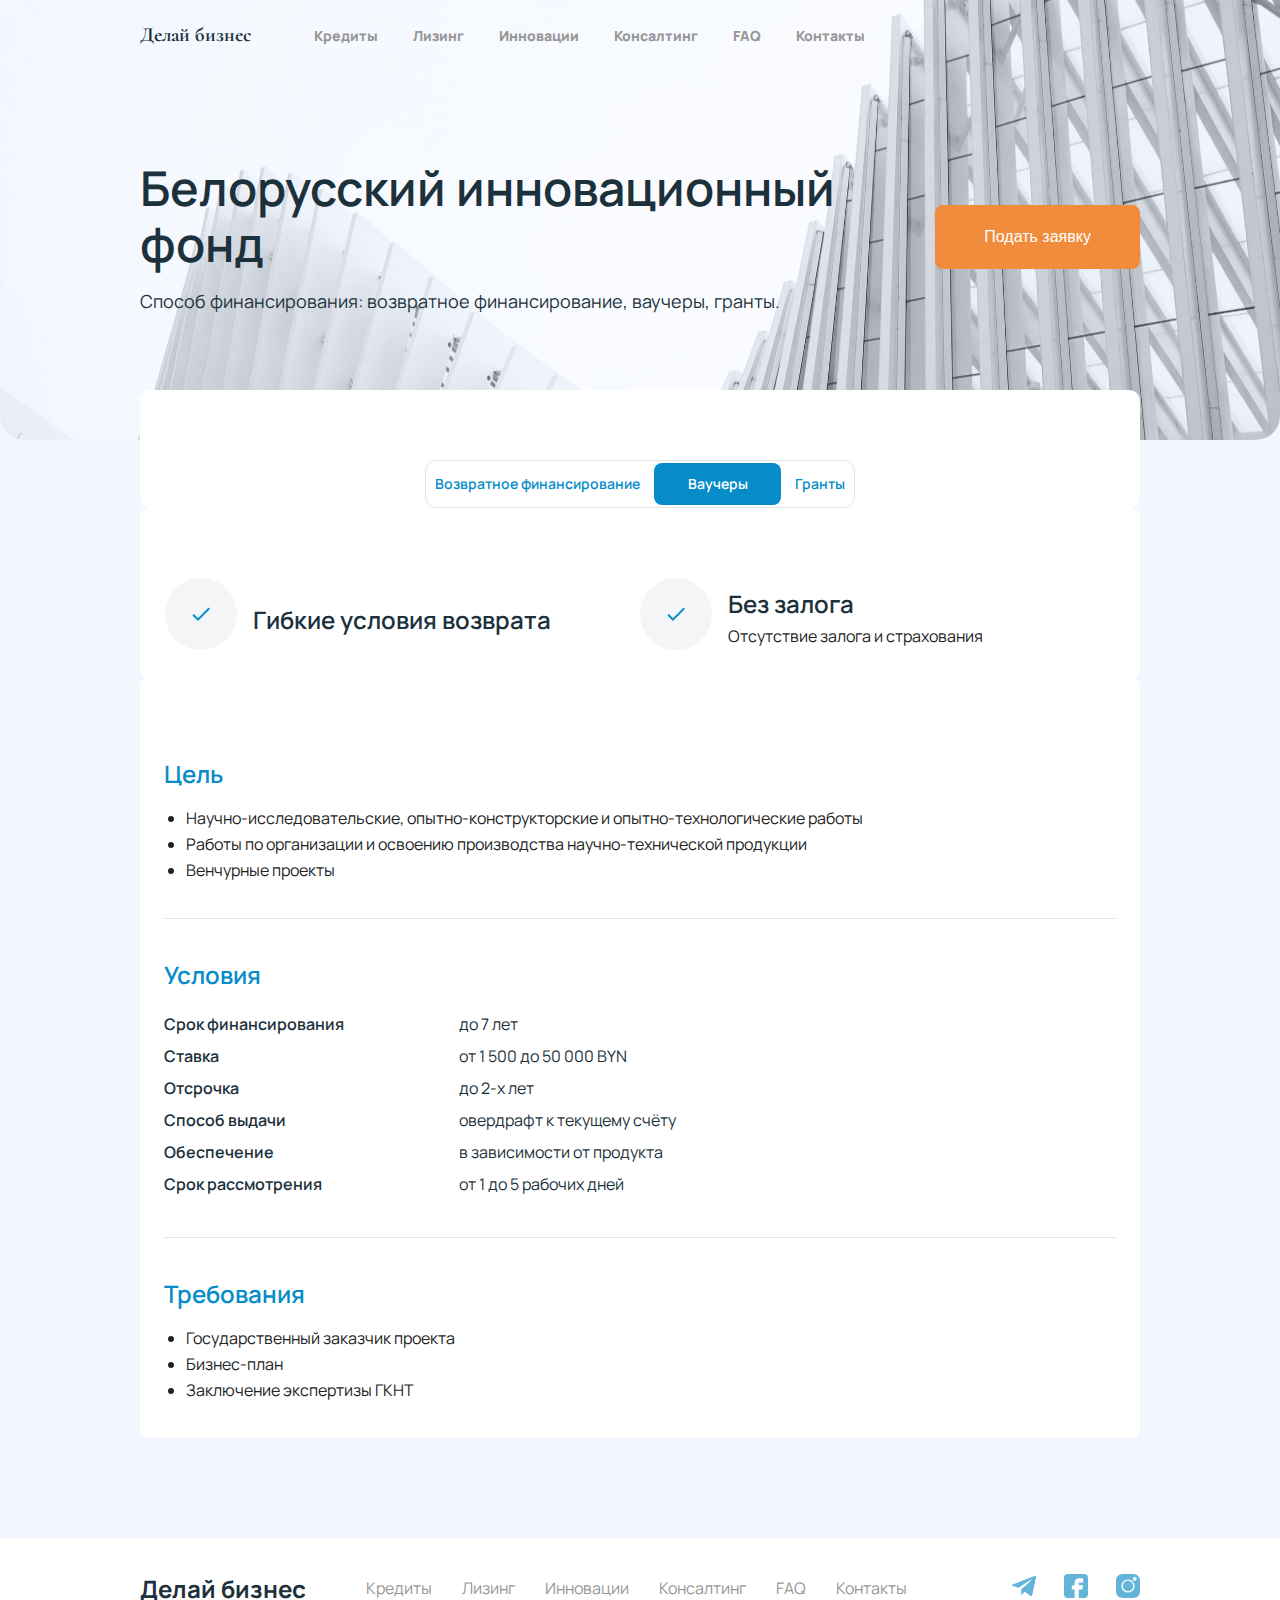
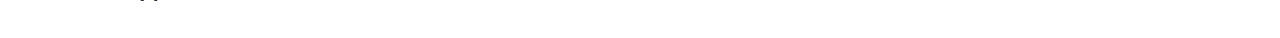
<file: pages/innovations/bif.html>
<!DOCTYPE html>
<html lang="en">
<head>
    <meta charset="UTF-8">
    <meta http-equiv="X-UA-Compatible" content="IE=edge">
    <meta name="viewport" content="width=device-width, initial-scale=1.0">
    <link rel="stylesheet" href="/css/reset.css">
    <link href="https://cdn.jsdelivr.net/npm/bootstrap@5.0.0-beta1/dist/css/bootstrap.min.css" rel="stylesheet" integrity="sha384-giJF6kkoqNQ00vy+HMDP7azOuL0xtbfIcaT9wjKHr8RbDVddVHyTfAAsrekwKmP1" crossorigin="anonymous">
    <link rel="preconnect" href="https://fonts.gstatic.com">
    <link href="https://fonts.googleapis.com/css2?family=Cormorant&family=Manrope&display=swap" rel="stylesheet">
    <link rel="stylesheet" href="/css/innovationsPages/bif.css">
    <title>Fin</title>
</head>
<body>
    <section class="main">
        <section class="header">
            <div class="wrapper">
                <header>
                    <a class="logo" href="/index.html">Делай бизнес</a>
                    <div class="header-links">
                        <a href="/pages/credits.html">Кредиты</a>
                        <a href="/pages/leasing.html">Лизинг</a>
                        <a href="/pages/innovations.html">Инновации</a>
                        <a href="#!">Консалтинг</a>
                        <a href="/pages/faq.html">FAQ</a>
                        <a href="#!">Контакты</a>
                    </div>
                </header>
            </div>
        </section>
    
        <section class="content">
            <div class="wrapper">
                <article>
                    <div class="content_name">Белорусский инновационный фонд </div>
                    <div class="content_desc">Способ финансирования: возвратное финансирование, ваучеры, гранты.</div>
                </article>
                <button type="button" class="btn btn-primary shadow-none" data-bs-toggle="modal" data-bs-target="#exampleModal">
                    Подать заявку
                  </button>
                  
                  <div style="display: none;" class="modal fade" id="exampleModal" tabindex="-1" aria-labelledby="exampleModalLabel" aria-hidden="true">
                    <div class="modal-dialog">
                      <div class="modal-content">
                        <div class="modal-header">
                          <button type="button" class="btn-close shadow-none" data-bs-dismiss="modal" aria-label="Close"></button>
                        </div>
                        <div class="modal-body">
                            <article>Подайте заявку на финансирование</article>
                            <h5>Тип финансирования</h5>
                            <input type="text">
                            <h5>ФИО</h5>
                            <input type="text">
                            <h5>Контактный телефон</h5>
                            <input type="text" placeholder="+375 (__) ___ - __ - __">
                            <h5>Описание проекта (кратко опишите суть вашего проекта)</h5>
                            <input type="text">
                            <div>
                                <button>
                                    <img src="/img/attach_file.svg" alt="clip">
                                </button>
                                <h4>Прикрепить документы</h5>
                            </div>
                        </div>
                        <div class="modal-footer">
                          <button type="button" class="btn btn-primary shadow-none">Отправить</button>
                        </div>
                      </div>
                    </div>
                  </div>
            </div>
        </section>
    </section>

    <section class="content_block">
        <div class="wrapper">
            <div class="change_type-area">
                <div class="change_typeof-credit">
                    <div>Возвратное финансирование</div>
                    <div  class="active">Ваучеры</div>
                    <div>Гранты</div>
                </div>
            </div>

            <div class="credit_adv">
                <div class="adv_info">
                    <article>
                        <img src="/img/V_pic.svg" alt="v">
                        <div class="adv">
                            <div>Гибкие условия возврата</div>
                        </div>
                    </article>
                    <article>
                        <img src="/img/V_pic.svg" alt="v">
                        <div class="adv">
                            <div>Без залога</div>
                            <div>Отсутствие залога и страхования</div>
                        </div>
                    </article>
                </div>
            </div>
            <div class="content_desc-info">
                <div class="demands">
                    <div class="demands_name">Цель</div>
                    <ul>
                        <li>Научно-исследовательские, опытно-конструкторские и опытно-технологические работы</li>
                        <li>Работы по организации и освоению производства научно-технической продукции</li>
                        <li>Венчурные проекты</li>
                    </ul>
                </div>
                <div class="terms">
                    <div class="terms_name">Условия</div>
                    <div class="term">
                        <div class="condition_type">Срок  финансирования</div>
                        <div class="condition">до 7 лет</div>
                    </div>
                    <div class="term">
                        <div class="condition_type">Ставка</div>
                        <div class="condition">от 1 500 до 50 000 BYN</div>
                    </div>
                    <div class="term">
                        <div class="condition_type">Отсрочка</div>
                        <div class="condition">до 2-х лет</div>
                    </div>
                    <div class="term">
                        <div class="condition_type">Способ выдачи</div>
                        <div class="condition">овердрафт к текущему счёту</div>
                    </div>
                    <div class="term">
                        <div class="condition_type">Обеспечение</div>
                        <div class="condition">в зависимости от продукта</div>
                    </div>
                    <div class="term">
                        <div class="condition_type">Срок рассмотрения</div>
                        <div class="condition">от 1 до 5 рабочих дней</div>
                    </div>
                </div>
                
                <div class="documents">
                    <div class="documents_name">Требования</div>
                    <ul>
                        <li>Государственный заказчик проекта</li>
                        <li>Бизнес-план</li>
                        <li>Заключение экспертизы ГКНТ</li>
                    </ul>
                </div>
            </div>
        </div>
    </section>
    
    

    
    <section class="footer">
        <div class="wrapper">
            <div class="footer_content">
                <div class="footer_main-links">
                    <a href="/index.html" class="footer_logo">Делай бизнес</a>
                    <div class="footer_links">
                        <a href="/pages/credits.html">Кредиты</a>
                        <a href="/pages/leasing.html">Лизинг</a>
                        <a href="/pages/innovations.html">Инновации</a>
                        <a href="#!">Консалтинг</a>
                        <a href="/pages/faq.html">FAQ</a>
                        <a href="#!">Контакты</a>
                    </div>
                </div>
                <div class="link-pics">
                    <a href="#!">
                        <img src="/img/telegram.svg" alt="tg">
                    </a>
                    <a href="#!">
                        <img src="/img/facebook.svg" alt="fb">
                    </a>
                    <a href="#!">
                        <img src="/img/instagram.svg" alt="ig">
                    </a>
                </div>
            </div>
        </div>
    </section>
    



    <script src="/js/index.js"></script>
    <script src="https://cdn.jsdelivr.net/npm/bootstrap@5.0.0-beta1/dist/js/bootstrap.bundle.min.js" integrity="sha384-ygbV9kiqUc6oa4msXn9868pTtWMgiQaeYH7/t7LECLbyPA2x65Kgf80OJFdroafW" crossorigin="anonymous"></script>
</body>
</html>
</file>
<file: css/main.css>
body{
    font-family: 'Manrope', sans-serif;
}
.wrapper{
    width: 100%;
    box-sizing: border-box;
    padding: 0 140px;
}
header{
    height: 70px;
    display: flex;
    align-items: center;
}
header a{
    text-decoration: none;
}
.logo{
    font-family: 'Cormorant', serif;
    font-style: normal;
    font-weight: bold;
    font-size: 20px;
    line-height: 29px;
    color: #1C313B;
}
.main{
    height: 110vh;
    background: url(/img/main-bg.png) no-repeat center;
    background-size: cover;
}
.header-links{
    margin: 2px 0 0 62px;
}
.header-links a{
    font-style: normal;
    font-weight: 800;
    font-size: 14px;
    line-height: 20px;
    color: #969696;
    margin-left: 32px;
}
.header-links a:hover{
    color: #068CC9;
}
.header-links a:first-child{
    margin-left: 0;
}
.main_desc div:first-child{
    width: 662px;
    height: 168px;
    margin-top: 90px;
    font-style: normal;
    font-weight: 600;
    font-size: 48px;
    line-height: 56px;
}
.main_desc div:nth-child(2){
    width: 462px;
    height: 48px;
    font-style: normal;
    font-weight: normal;
    font-size: 18px;
    line-height: 24px;
    letter-spacing: 0.01em;
    color: #068CC9;
    margin-top: 20px;
}
.main_desc div:nth-child(3){
    width: 172px;
    height: 2px;
    background-color: #068CC9;
    margin-top: 50px;
}
.main_desc div:nth-child(4){
    width: 188px;
    height: 23px;
    color: #C95C06;
    font-weight: bold;
    margin-top: 95px;
}
.main_cards{
    display: flex;
    justify-content: space-between;
    margin-top: 30px;
}
.main_card{
    padding: 24px;
    width: 270px;
    height: 289px;
    background-color: #FFFFFF;
    box-shadow: 0px 10px 20px rgba(41, 41, 42, 0.07);
    border-radius: 8px;
    box-sizing: border-box;
    display: flex;
    flex-direction: column;
    position: relative;
}
.main_card:hover{
    border: 1px solid #C1F4FF;
    transition: .5s;
    transform: translateY(-5px);
    cursor: pointer;
    box-shadow: 0px 18px 30px -15px rgba(41, 41, 42, 0.2);
}
.main_card:hover .card_link-text{
    color: #F18C3C;
}
.card_link_arrow{
    width: 16px;
    height: 16px;
    background: url(/img/right-arrow.svg) no-repeat center;
    margin-left: 10px;
}
.main_card:hover .card_link_arrow{
    transform: translateX(5px);
    background: url(/img/arrow.svg) no-repeat center;
    transition: .3s;
    cursor: pointer;
}
.card_img{
    width: 36px;
    height: 36px;
}
.card_name{
    font-style: normal;
    font-weight: 600;
    font-size: 24px;
    line-height: 32px;
    margin-top: 37px;
}
.card_desc{
    font-size: 14px;
    line-height: 24px;
    margin-top: 12px;
}
.card_link{
    display: flex;
    position: absolute;
    bottom: 24px;
}
.card_link-text{
    font-style: normal;
    font-weight: bold;
    font-size: 12px;
    line-height: 16px;
    text-decoration: none;
    color: #068CC9;
}
.card_link img:hover{
    transform: translateX(3px);
    transition: .3s;
    cursor: pointer;
}

/* ======================================================== */

.adv_cards{
    display: flex;
}
.adv_card{
    display: flex;
    flex: 6;
}
.adv_card img{
    min-width: 72px;
    height: 72px;
}
.adv_cards-content{
    margin-left: 15px;
}
.advantages_name{
    width: 662px;
    height: 128px;
    font-weight: 800;
    font-size: 48px;
    line-height: 64px;
    margin-top: 150px;
}
.adv_name{
    font-weight: 600;
    font-size: 24px;
    line-height: 32px;
}
.adv_desc{
    font-size: 16px;
    line-height: 26px;
    margin-top: 8px;
}
.adv_cards{
    margin-top: 50px;
}
.adv_cards:last-child{
    margin-top: 70px;
}

/* ======================================================== */

.faq{
    margin-top: 125px;
    background-color: #F2F7FF;
    box-sizing: border-box;
    padding: 60px 0 80px 0;

}
.faq .wrapper{
    display: flex;
}
.name div:first-child{
    width: 404px;
    height: 128px;
    font-weight: 800;
    font-size: 48px;
    line-height: 64px;
}
.name_pic{
    margin-top: 35px;
    width: 466px;
    height: 591px;
    background: url(/img/faq-pic1.png) no-repeat top;
}

.collapse1,
.collapse3{
    border-top: 1px solid #068CC9;
    border-bottom: 1px solid #068CC9;
    box-sizing: border-box;
    padding: 30px 0 30px 0;
}
.collapse2{
    box-sizing: border-box;
    padding: 30px 0 30px 0;
}

.lists{
    width: 100%;
    margin-left: 25px;
    padding-top: 100px;
}
.list{
    display: flex;
    justify-content: space-between;
}
.list a{
    width: 24px;
    height: 24px;
    padding: 0;
    display: flex;
    align-items: center;
    justify-content: center;
    background-color: #F2F7FF;
    border: none;
    color: #068CC9;
}
.list a:hover,
.list a:focus{
    background-color: #F2F7FF;
    color: #068CC9;
    border: none;
}
.collapse_card-name{
    width: 100%;
    color: #068CC9;
    font-weight: 600;
    font-size: 20px;
    line-height: 33px;
}
.card{
    margin-top: 20px;
    background-color: #F2F7FF;
    border: none;
    font-size: 16px;
    line-height: 26px;
    padding: 0;
    max-width: 560px;
}

/* ======================================================== */

.footer{
    height: 100px;
}
.footer .wrapper{
    height: 100%;
    display: flex;
    align-items: center;
}
.footer_content{
    width: 100%;
    display: flex;
    justify-content: space-between;
}
.footer_main-links{
    display: flex;
}
.footer_links{
    margin-left: 60px;
    display: flex;
    align-items: center;
}
.footer_logo{
    font-weight: bold;
    font-size: 24px;
    line-height: 29px;
}
.footer_links a{
    margin-left: 30px;
    text-decoration: none;
    color: #969696;
}
.footer_links a:hover{
    color: #068CC9;
}
.footer_links a:first-child{
    margin: 0;
}
.link-pics a{
    margin-left: 25px;
    text-decoration: none;
}
.link-pics img:hover{
    transition: .3s;
    transform: scale(1.2);
}
</file>
<file: css/credits.css>
body{
    font-family: 'Manrope', sans-serif;
    background-color: #F2F7FF;
}
.wrapper{
    width: 100%;
    box-sizing: border-box;
    padding: 0 140px;
    position: relative;

}
.circle{
    width: 740px;
    height: 740px;
    border-radius: 50%;
    background-color: #C1F4FF;
    position: absolute;
    left: -102px;
    top: -332px;
}
header{
    height: 70px;
    display: flex;
    align-items: center;
}
header a{
    text-decoration: none;
}
.logo{
    font-family: 'Cormorant', serif;
    font-style: normal;
    font-weight: bold;
    font-size: 20px;
    line-height: 29px;
    color: #1C313B;
}
.main{
    width: 100vw;
    height: 110vh;
    background: url(/img/main-bg.png) no-repeat center;
    background-size: cover;
}
.header-links{
    margin: 2px 0 0 62px;
}
.header-links a{
    font-style: normal;
    font-weight: 800;
    font-size: 14px;
    line-height: 20px;
    color: #969696;
    margin-left: 32px;
}
.header-links a:hover{
    color: #068CC9;
}
.header-links a:first-child{
    margin-left: 0;
}
.header_desc{
    display: flex;
    justify-content: space-between;
    margin-top: 90px;
}
.header_desc div:first-child{
    width: 464px;
    height: 112px;
    font-weight: 600;
    font-size: 48px;
    line-height: 56px;
    color: #1C313B;
}
.header_desc div:last-child{
    width: 660px;
    font-size: 18px;
    line-height: 24px;
    margin-left: 25px;
    color: #1C313B;
    display: flex;
    align-items: center;
}
.credit_goal{
    width: 78px;
    height: 16px;
    font-size: 12px;
    line-height: 16px;
    color: #068CC9;
    margin-top: 75px;
    margin-left: 25px;
}
.drop_list,
.credit_length,
.credit_sum{
    width: 30%;
    height: 64px;   
    border: none;
    padding: 0 35px 0 25px;
    box-sizing: border-box;
    box-shadow: 0px 4px 8px rgba(9, 63, 103, 0.1);
    border-radius: 8px;
}
.drop_list{
    width: 37%;
}
.credit_length,
.drop_list{
    appearance: none;
    background: url(/img/select_arrow.svg) no-repeat right;
    background-color: #ffff;
    background-position-x: calc(100% - 15px)
}
.filters{
    display: flex;
    margin-top: 5px;
    justify-content: space-between;
}
.filters div{
    flex: 11;
}
.filters button{
    padding: 20px 42px;
    flex: 1;
    /* width: 172px; */
    height: 62px;
    margin-left: 25px;
    background-color: #F18C3C;
    border: none;
    color: #ffff;
    border-radius: 8px;
}
.change_typeof-credit{
    max-width: 787px;
    height: 48px;
    display: flex;
    background: #FFFFFF;
    border: 1px solid #E5E5E5;
    box-sizing: border-box;
    border-radius: 11px;
    margin: 30px auto 0 auto;
    justify-content: space-around;
    align-items: center;
    color: #068CC9;
    font-weight: 600;
    font-size: 14px;
    line-height: 24px;
    padding: 2px;
}
.change_typeof-credit .active{
    display: flex;
    align-items: center;
    justify-content: center;
    width: 30%;
    height: 100%;
    background-color: #068CC9;
    border-radius: 8px;
    color: #ffff;
}
.credits{
    margin-top: 100px;
}
.sort_credits-list{
    width: 250px;
    background-color: #F2F7FF;
    border: none;
    font-weight: bold;
    font-size: 16px;
    line-height: 26px;
}
.credits_list{
    margin-top: 25px;
}
.credit{
    height: 144px;
    background-color: #FFFFFF;
    border: 1px solid #E5E5E5;
    box-sizing: border-box;
    border-radius: 8px;
    margin-top: 8px;
    padding: 24px;
    display: flex;
    justify-content: space-between;
}
.credit_name{
    font-weight: 600;
    font-size: 24px;
    line-height: 32px;
    text-decoration: underline;
    color: #1C313B;
}
.credit_desc{
    display: flex;
    justify-content: space-between;
    margin-top: 15px;
}
.credit_percent,
.credit_time,
.credit_money{
    flex: 4;
}
.credit_about{
    width: 500px;
}
.credit_percent div:first-child{
    font-weight: bold;
}
.credit_percent div:last-child,
.credit_time div:last-child,
.credit_money div:last-child{
    font-weight: 600;
    font-size: 12px;
    line-height: 16px;
    color: #969696;
    margin-top: 5px;
}
.credit_pic{
    display: flex;
    align-items: center;
}
.credit_buttons{
    display: flex;
    flex-direction: column;
    justify-content: center;
}
.credit_buttons button{
    width: 143px;
    height: 40px;
    background-color: #F18C3C;
    border-radius: 8px;
    border: none;
    color: #ffff;
}
.credit_buttons a{
    font-size: 14px;
    line-height: 20px;
    text-align: center;
    color: #1C313B;
    margin-top: 17px;
    text-decoration: none;
}
.credit_buttons a:hover{
    color: #739eb3;
}


















.footer{
    margin-top: 100px;
    height: 100px;
}
.footer .wrapper{
    height: 100%;
    display: flex;
    align-items: center;
    background-color: #ffff;

}
.footer_content{
    width: 100%;
    display: flex;
    justify-content: space-between;
}
.footer_main-links{
    display: flex;
}
.footer_links{
    margin-left: 60px;
    display: flex;
    align-items: center;
}
.footer_logo{
    font-weight: bold;
    font-size: 24px;
    line-height: 29px;
    text-decoration: none;
    color: #1C313B;
}
.footer_links a{
    margin-left: 30px;
    text-decoration: none;
    color: #969696;
}
.footer_links a:hover{
    color: #068CC9;
}
.footer_links a:first-child{
    margin: 0;
}
.link-pics a{
    margin-left: 25px;
    text-decoration: none;
}
.link-pics img:hover{
    transition: .3s;
    transform: scale(1.2);
}
</file>
<file: css/innovations.css>
body{
    font-family: 'Manrope', sans-serif;
    background: url(/img/innovations_bg.svg) no-repeat center;
    background-size: cover;
}
ul{
    list-style: disc;
}
.wrapper{
    width: 100%;
    box-sizing: border-box;
    padding: 0 140px;
    position: relative;

}
header{
    height: 70px;
    display: flex;
    align-items: center;
}
header a{
    text-decoration: none;
}
.logo{
    font-family: 'Cormorant', serif;
    font-style: normal;
    font-weight: bold;
    font-size: 20px;
    line-height: 29px;
    color: #1C313B;
}
.main{
    width: 100vw;
    height: 110vh;
    background: url(/img/main-bg.png) no-repeat center;
    background-size: cover;
}
.header-links{
    margin: 2px 0 0 62px;
}
.header-links a{
    font-style: normal;
    font-weight: 800;
    font-size: 14px;
    line-height: 20px;
    color: #969696;
    margin-left: 32px;
}
.header-links a:hover{
    color: #068CC9;
}
.header-links a:first-child{
    margin-left: 0;
}

/* ================================= */


.content_name{
    margin-top: 90px;
    font-weight: 600;
    font-size: 48px;
    line-height: 56px;
    color: #1C313B;
}
.content_desc{
    font-size: 18px;
    line-height: 24px;
    color: #1C313B;
    margin: 35px 0 90px 0;
}

.cards_line{
    display: flex;
    justify-content: space-between;
    margin-top: 25px;
}
.main_card{
    padding: 24px;
    flex: 4;
    height: 289px;
    background-color: #FFFFFF;
    box-shadow: 0px 10px 20px rgba(41, 41, 42, 0.07);
    border-radius: 8px;
    margin-left: 25px;
    display: flex;
    box-sizing: border-box;
    flex-direction: column;
    position: relative;
}
.main_card:first-child{
    margin: 0;
}
.main_card:hover{
    border: 1px solid #C1F4FF;
    cursor: pointer;
    box-shadow: 0px 18px 30px -15px rgba(41, 41, 42, 0.2);
}
.main_card:hover .card_link-text{
    color: #F18C3C;
}
.card_link_arrow{
    width: 16px;
    height: 16px;
    background: url(/img/right-arrow.svg) no-repeat center;
    margin-left: 10px;
}
.main_card:hover .card_link_arrow{
    transform: translateX(5px);
    background: url(/img/arrow.svg) no-repeat center;
    transition: .3s;
    cursor: pointer;
}
.card_name{
    font-style: normal;
    font-weight: 600;
    font-size: 24px;
    line-height: 32px;
}
.card_desc{
    font-size: 14px;
    line-height: 24px;
    margin-top: 12px;
}
.card_link{
    display: flex;
    position: absolute;
    bottom: 24px;
}
.card_link-text{
    font-style: normal;
    font-weight: bold;
    font-size: 12px;
    line-height: 16px;
    text-decoration: none;
    color: #068CC9;
}
.card_link img:hover{
    transition: .3s;
    cursor: pointer;
}
















.footer{
    margin-top: 80px;
    height: 100px;
}
.footer .wrapper{
    height: 100%;
    display: flex;
    align-items: center;
    background-color: #ffff;

}
.footer_content{
    width: 100%;
    display: flex;
    justify-content: space-between;
}
.footer_main-links{
    display: flex;
}
.footer_links{
    margin-left: 60px;
    display: flex;
    align-items: center;
}
.footer_logo{
    font-weight: bold;
    font-size: 24px;
    line-height: 29px;
    text-decoration: none;
    color: #1C313B;
}
.footer_links a{
    margin-left: 30px;
    text-decoration: none;
    color: #969696;
}
.footer_links a:hover{
    color: #068CC9;
}
.footer_links a:first-child{
    margin: 0;
}
.link-pics a{
    margin-left: 25px;
    text-decoration: none;
}
.link-pics img:hover{
    transition: .3s;
    transform: scale(1.2);
}
</file>
<file: css/leasing.css>
body{
    font-family: 'Manrope', sans-serif;
    background-color: #F2F7FF;
}
.wrapper{
    width: 100%;
    box-sizing: border-box;
    padding: 0 140px;
    position: relative;

}
.circle{
    width: 740px;
    height: 740px;
    border-radius: 50%;
    background-color: #F18C3C;
    opacity: 0.2;
    position: absolute;
    left:50%;
    transform:translate(-50%, -50%);
    top: 100px;
}
header{
    height: 70px;
    display: flex;
    align-items: center;
}
header a{
    text-decoration: none;
}
.logo{
    font-family: 'Cormorant', serif;
    font-style: normal;
    font-weight: bold;
    font-size: 20px;
    line-height: 29px;
    color: #1C313B;
}
.main{
    width: 100vw;
    height: 110vh;
    background: url(/img/main-bg.png) no-repeat center;
    background-size: cover;
}
.header-links{
    margin: 2px 0 0 62px;
}
.header-links a{
    font-style: normal;
    font-weight: 800;
    font-size: 14px;
    line-height: 20px;
    color: #969696;
    margin-left: 32px;
}
.header-links a:hover{
    color: #068CC9;
}
.header-links a:first-child{
    margin-left: 0;
}
.header_desc{
    display: flex;
    justify-content: space-between;
    flex-direction: column;
    margin-top: 90px;
}
.header_desc div:first-child{
    height: 112px;
    font-weight: 600;
    font-size: 48px;
    line-height: 56px;
    color: #1C313B;
}
.header_desc div:last-child{
    width: 660px;
    font-size: 18px;
    line-height: 24px;
    color: #1C313B;
    display: flex;
    align-items: center;
}
.credit_goal{
    width: 78px;
    height: 16px;
    font-size: 12px;
    line-height: 16px;
    color: #068CC9;
    margin-top: 30px;
    margin-left: 25px;
}
.drop_list,
.credit_length,
.credit_sum{
    width: 30%;
    height: 64px;   
    border: none;
    padding: 0 35px 0 25px;
    box-sizing: border-box;
    box-shadow: 0px 4px 8px rgba(9, 63, 103, 0.1);
    border-radius: 8px;
}
.drop_list{
    width: 37%;
}
.credit_length,
.drop_list{
    appearance: none;
    background: url(/img/select_arrow.svg) no-repeat right;
    background-color: #ffff;
    background-position-x: calc(100% - 15px)
}
.filters{
    display: flex;
    margin-top: 5px;
    justify-content: space-between;
}
.filters div{
    flex: 11;
}
.filters button{
    padding: 20px 42px;
    flex: 1;
    /* width: 172px; */
    height: 62px;
    margin-left: 25px;
    background-color: #F18C3C;
    border: none;
    color: #ffff;
    border-radius: 8px;
}
.change_typeof-credit{
    max-width: 1000px;
    height: 48px;
    display: flex;
    background: #FFFFFF;
    border: 1px solid #E5E5E5;
    box-sizing: border-box;
    border-radius: 11px;
    margin: 80px auto 0 auto;
    justify-content: space-around;
    align-items: center;
    color: #068CC9;
    font-weight: 600;
    font-size: 14px;
    line-height: 24px;
    padding: 2px;
}
.change_typeof-credit .active{
    display: flex;
    align-items: center;
    justify-content: center;
    width: 20%;
    height: 100%;
    background-color: #068CC9;
    border-radius: 8px;
    color: #ffff;
}
.credits{
    margin-top: 100px;
}
.sort_credits-list{
    width: 250px;
    background-color: #F2F7FF;
    border: none;
    font-weight: bold;
    font-size: 16px;
    line-height: 26px;
}
.credits_list{
    margin-top: 25px;
}
.credit{
    height: 144px;
    background-color: #FFFFFF;
    border: 1px solid #E5E5E5;
    box-sizing: border-box;
    border-radius: 8px;
    margin-top: 8px;
    padding: 24px;
    display: flex;
    justify-content: space-between;
}
.credit_name{
    font-weight: 600;
    font-size: 24px;
    line-height: 32px;
    text-decoration: underline;
    color: #1C313B;
}
.credit_desc{
    display: flex;
    justify-content: space-between;
    margin-top: 15px;
}
.credit_percent,
.credit_time,
.credit_money{
    flex: 4;
}
.credit_about{
    width: 500px;
}
.credit_percent div:first-child{
    font-weight: bold;
}
.credit_percent div:last-child,
.credit_time div:last-child,
.credit_money div:last-child{
    font-weight: 600;
    font-size: 12px;
    line-height: 16px;
    color: #969696;
    margin-top: 5px;
}
.credit_pic{
    display: flex;
    align-items: center;
}
.credit_buttons{
    display: flex;
    flex-direction: column;
    justify-content: center;
}
.credit_buttons button{
    width: 143px;
    height: 40px;
    background-color: #F18C3C;
    border-radius: 8px;
    border: none;
    color: #ffff;
}
.credit_buttons a{
    font-size: 14px;
    line-height: 20px;
    text-align: center;
    color: #1C313B;
    margin-top: 17px;
    text-decoration: none;
}
.credit_buttons a:hover{
    color: #739eb3;
}


















.footer{
    margin-top: 100px;
    height: 100px;
}
.footer .wrapper{
    height: 100%;
    display: flex;
    align-items: center;
    background-color: #ffff;

}
.footer_content{
    width: 100%;
    display: flex;
    justify-content: space-between;
}
.footer_main-links{
    display: flex;
}
.footer_links{
    margin-left: 60px;
    display: flex;
    align-items: center;
}
.footer_logo{
    font-weight: bold;
    font-size: 24px;
    line-height: 29px;
    text-decoration: none;
    color: #1C313B;
}
.footer_links a{
    margin-left: 30px;
    text-decoration: none;
    color: #969696;
}
.footer_links a:hover{
    color: #068CC9;
}
.footer_links a:first-child{
    margin: 0;
}
.link-pics a{
    margin-left: 25px;
    text-decoration: none;
}
.link-pics img:hover{
    transition: .3s;
    transform: scale(1.2);
}
</file>
<file: css/creditPages/priorbank.css>
body{
    font-family: 'Manrope', sans-serif;
    background-color: #F2F7FF;
}
ul{
    list-style: disc;
}
.wrapper{
    width: 100%;
    box-sizing: border-box;
    padding: 0 140px;
    position: relative;

}
header{
    height: 70px;
    display: flex;
    align-items: center;
}
header a{
    text-decoration: none;
}
.logo{
    font-family: 'Cormorant', serif;
    font-style: normal;
    font-weight: bold;
    font-size: 20px;
    line-height: 29px;
    color: #1C313B;
}
.header-links{
    margin: 2px 0 0 62px;
}
.header-links a{
    font-style: normal;
    font-weight: 800;
    font-size: 14px;
    line-height: 20px;
    color: #969696;
    margin-left: 32px;
}
.header-links a:hover{
    color: #068CC9;
}
.header-links a:first-child{
    margin-left: 0;
}

/* ================================= */

.main{
    height: 376px;
    background: #0D668F;
    border-radius: 0px 0px 24px 24px;
}
.main .wrapper{
    height: 100%;
}
.main_info{
    height: 100%;
    display: flex;
    flex-direction: column;
    justify-content: center;
}
.main_info div:first-child{
    font-weight: 800;
    font-size: 48px;
    line-height: 64px;
    color: #F2F7FF;
}
.main_info div:last-child{
    font-size: 24px;
    line-height: 32px;
    letter-spacing: 0.02em;
    color: #F2F7FF;
    margin-top: 17px;
}

/* ===================================== */

.credit{
    height: 111px;
    background-color: #FFFFFF;
    border: 1px solid #E5E5E5;
    box-sizing: border-box;
    border-radius: 8px;
    margin-top: -60px;
    padding: 24px;
    display: flex;
    justify-content: space-between;
    box-shadow: 0px 4px 8px rgba(9, 63, 103, 0.1);
}
.credit_desc{
    display: flex;
    justify-content: space-between;
    width: 100%;
}
.credit_about{
    width: 500px;
    display: flex;
    align-items: center;
}
.credit_percent div:first-child{
    font-weight: bold;
}
.credit_percent div:last-child,
.credit_time div:last-child,
.credit_money div:last-child{
    font-weight: 600;
    font-size: 12px;
    line-height: 16px;
    color: #969696;
    margin-top: 5px;
}
.credit_pic{
    display: flex;
    align-items: center;
}
.credit_buttons{
    display: flex;
    flex-direction: column;
    justify-content: center;
}
.credit_buttons button{
    width: 213px;
    height: 64px;
    background-color: #F18C3C;
    border-radius: 8px;
    border: none;
    color: #ffff;
}
.credit_buttons a:hover{
    color: #739eb3;
}

.credit_adv{
    height: 152px;
    background: #FFFFFF;
    border-radius: 8px;
    margin-top: 25px;
    display: flex;
    padding: 0 25px;
}
.credit_adv img{
    width: 72px;
    height: 72px;
}
.adv_info{
    display: flex;
    align-items: center;
    flex: 6;
}
.adv{
    margin-left: 16px;
}
.adv div:first-child{
    font-weight: 600;
    font-size: 24px;
    line-height: 32px;
    color: #1C313B;
}
.adv div:last-child{
    margin-top: 8px;
    font-size: 16px;
    line-height: 26px;
    color: #1C313B;
}

.main_content{
    display: flex;
    margin-top: 8px;

}
.content_desc{
    flex: 9;
    height: 1096px;
}
.content_desc-info{
    height: 928px;
    background-color: #FFFFFF;
    border-radius: 8px;
    box-sizing: border-box;
    padding: 40px 24px;
}
.consult_area{
    height: 160px;
    background: #0D668F;
    border-radius: 8px;
    margin-top: 8px;
    display: flex;
    align-items: center;
    justify-content: space-between;
    box-sizing: border-box;
    padding: 0 24px;
}
.consult_desc div:first-child{
    max-width: 466px;
    font-weight: 600;
    font-size: 24px;
    line-height: 32px;
    color: #C1F4FF;
}
.consult_desc div:last-child{
    color: #e8fbff;
    margin-top: 15px;
}
.consult_area a{
    width: 238px;
    height: 52px;
    background-color: #F18C3C;
    border-radius: 40px;
    display: flex;
    justify-content: center;
    align-items: center;
    text-decoration: none;
    color: white;
    font-weight: 600;
    font-size: 14px;
    line-height: 20px;
    letter-spacing: 0.02em;
}
.terms_name,
.demands_name,
.documents_name{
    font-weight: 600;
    font-size: 24px;
    line-height: 32px;
    color: #068CC9;
    margin-bottom: 20px;
}
.condition_type{
    width: 160px;
    font-weight: 600;
    font-size: 16px;
    line-height: 26px;
    color: #1C313B;
}
.condition{
    font-size: 16px;
    line-height: 26px;
    color: #1C313B;
    margin-left: 115px;
}
.term{
    display: flex;
    align-items: center;
    margin-top: 6px;
}
.term:last-child{
    padding-bottom: 40px;
    border-bottom: 1px solid #E5E5E5;
}
.demands{
    margin: 40px 0 0 0;
    padding-bottom: 40px;
    border-bottom: 1px solid #E5E5E5;
}
.demands_type{
    font-weight: 600;
    font-size: 16px;
    line-height: 26px;
    color: #1C313B;
}
li{
    margin-top: 10px;
    margin-left: 22px;
}
.demands_type{
    margin-top: 20px;
}
.documents{
    margin-top: 37px;
}













.how_to_get{
    flex: 3;
    height: 1096px;
    background: #FFFFFF;
    border-radius: 8px;
    margin-left: 8px;
    box-sizing: border-box;
    padding: 40px 50px;
    display: flex;
    flex-direction: column;
    align-items: center;
    justify-content: space-around;
}
.how_to_get-name{
    font-weight: 600;
    font-size: 24px;
    line-height: 32px;
    text-align: center;
    color: #F18C3C;
}
.how_to_get-card{
    width: 270px;
    height: 291px;
    border: 1px solid #E5E5E5;
    box-sizing: border-box;
    border-radius: 8px;
    padding: 24px;
    display: flex;
    flex-direction: column;
    justify-content: space-between;
}
.how_to_get-card div:nth-child(2){
    font-weight: 600;
    font-size: 24px;
    line-height: 32px;
    color: #1C313B;
}
.how_to_get-card div:last-child{
    font-size: 14px;
    line-height: 24px;
    color: #1C313B;
}
















.footer{
    margin-top: 80px;
    height: 100px;
}
.footer .wrapper{
    height: 100%;
    display: flex;
    align-items: center;
    background-color: #ffff;

}
.footer_content{
    width: 100%;
    display: flex;
    justify-content: space-between;
}
.footer_main-links{
    display: flex;
}
.footer_links{
    margin-left: 60px;
    display: flex;
    align-items: center;
}
.footer_logo{
    font-weight: bold;
    font-size: 24px;
    line-height: 29px;
    text-decoration: none;
    color: #1C313B;
}
.footer_links a{
    margin-left: 30px;
    text-decoration: none;
    color: #969696;
}
.footer_links a:hover{
    color: #068CC9;
}
.footer_links a:first-child{
    margin: 0;
}
.link-pics a{
    margin-left: 25px;
    text-decoration: none;
}
.link-pics img:hover{
    transition: .3s;
    transform: scale(1.2);
}
</file>
<file: css/innovationsPages/bif.css>
body{
    font-family: 'Manrope', sans-serif;
    background-color: #F2F7FF;
}
ul{
    list-style: disc;
}
.wrapper{
    width: 100%;
    box-sizing: border-box;
    padding: 0 140px;
    position: relative;
}
header{
    height: 70px;
    display: flex;
    align-items: center;
}
header a{
    text-decoration: none;
}
.logo{
    font-family: 'Cormorant', serif;
    font-style: normal;
    font-weight: bold;
    font-size: 20px;
    line-height: 29px;
    color: #1C313B;
}
.main{
    height: 440px;
    background: url(/img/innovations_bg.svg) no-repeat center;
    background-size: cover;
    border-radius: 0px 0px 24px 24px;
}
.header-links{
    margin: 2px 0 0 62px;
}
.header-links a{
    font-style: normal;
    font-weight: 800;
    font-size: 14px;
    line-height: 20px;
    color: #969696;
    margin-left: 32px;
}
.header-links a:hover{
    color: #068CC9;
}
.header-links a:first-child{
    margin-left: 0;
}

/* ================================= */

.change_type-area{
    background-color: #ffff;
    padding-top: 40px;
    margin-top: -50px;
    border-radius: 11px;
}
.change_typeof-credit{
    max-width: 430px;
    height: 48px;
    display: flex;
    background: #FFFFFF;
    border: 1px solid #E5E5E5;
    box-sizing: border-box;
    border-radius: 11px;
    margin: 30px auto 0 auto;
    justify-content: space-around;
    align-items: center;
    color: #068CC9;
    font-weight: 600;
    font-size: 14px;
    line-height: 24px;
    padding: 2px;
}
.change_typeof-credit .active{
    display: flex;
    align-items: center;
    justify-content: center;
    width: 30%;
    height: 100%;
    background-color: #068CC9;
    border-radius: 8px;
    color: #ffff;
}

.content .wrapper{
    margin-top: 90px;
    display: flex;
    align-items: center;
    justify-content: space-between;
}
.content_name{
    font-weight: 600;
    font-size: 48px;
    line-height: 56px;
    color: #1C313B;
}
.content_desc{
    font-size: 18px;
    line-height: 24px;
    color: #1C313B;
    margin: 17px 0 0 0;
}
/* ===========Modal================ */
.modal{
    background: rgba(255, 255, 255, 0.05);
    backdrop-filter: blur(10px); 
}
.content .btn{
    width: 213px;
    height: 64px;
    background-color: #F18C3C;
    border-radius: 8px;
    color: #ffff;
    border: none;
}
.content .btn:focus{
    border-color: #f1bc91;
}
.modal-content{
    background: #F2F7FF;
    box-shadow: 0px 10px 30px rgba(56, 86, 135, 0.3);
}
.modal-dialog{
    max-width: 730px;
}
.modal-header{
    display: block;
    border: none;
}
.modal-body{
    padding: 0 140px 0 100px;
}
.modal-body h5{
    font-size: 12px;
    line-height: 16px;
    color: #068CC9; 
    margin-left: 30px;
    margin-top: 20px;
}
.modal-body input{
    border: 1px solid #9AB1D5;
    height: 48px;
    width: 100%;
    box-sizing: border-box;
    border-radius: 8px;
    padding: 0 30px;
}
.modal-body div button{
    border: none;
    padding: 0;
}
.modal-body div{
    display: flex;
    align-items: center;
    margin-top: 20px;
}
.modal-body h4{
    font-size: 14px;
    line-height: 24px;
    color: #1C313B;
    margin: 0 0 0 10px;
}
.modal-body article{
    font-weight: 600;
    font-size: 48px;
    line-height: 64px;
    color: #1C313B;
}
.modal-footer{
    justify-content: flex-start;
    border: none;
    margin-top: 30px;
    padding: 0 140px 95px 100px;
}
.modal-footer button{
    margin: 0;
}

@media (min-width: 576px){
    .modal-dialog {
        max-width: 730px;
        margin: 1.75rem auto;
    }
}
/* ===========Modal================ */
.credit_adv{
    background: #FFFFFF;
    border-radius: 8px;
    display: flex;
    padding: 70px 25px 25px 25px;
}
.credit_adv img{
    width: 72px;
    height: 72px;
}
.adv_info{
    display: flex;
    width: 100%;
    height: 75px;
}
.adv_info article{
    display: flex;
    flex: 6;
}
.adv{
    display: flex;
    align-items: center;
    margin-left: 16px;
}
.adv:last-child{
    flex-direction: column;
    align-items: flex-start;
    justify-content: center;
}
.adv div:first-child{
    font-weight: 600;
    font-size: 24px;
    line-height: 32px;
    color: #1C313B;
}
.adv div:last-child{
    margin-top: 8px;
}

.content_desc-info{
    background-color: #FFFFFF;
    border-radius: 8px;
    box-sizing: border-box;
    padding: 40px 24px;
}
.consult_area{
    height: 160px;
    background: #0D668F;
    border-radius: 8px;
    margin-top: 8px;
    display: flex;
    align-items: center;
    justify-content: space-between;
    box-sizing: border-box;
    padding: 0 24px;
}
.consult_desc div:first-child{
    max-width: 466px;
    font-weight: 600;
    font-size: 24px;
    line-height: 32px;
    color: #C1F4FF;
}
.consult_desc div:last-child{
    color: #e8fbff;
    margin-top: 15px;
}
.consult_area a{
    width: 238px;
    height: 52px;
    background-color: #F18C3C;
    border-radius: 40px;
    display: flex;
    justify-content: center;
    align-items: center;
    text-decoration: none;
    color: white;
    font-weight: 600;
    font-size: 14px;
    line-height: 20px;
    letter-spacing: 0.02em;
}
.terms_name,
.demands_name,
.documents_name{
    font-weight: 600;
    font-size: 24px;
    line-height: 32px;
    color: #068CC9;
    margin-bottom: 20px;
    margin-top: 40px;
}
.condition_type{
    width: 180px;
    font-weight: 600;
    font-size: 16px;
    line-height: 26px;
    color: #1C313B;
}
.condition{
    font-size: 16px;
    line-height: 26px;
    color: #1C313B;
    margin-left: 115px;
}
.term{
    display: flex;
    align-items: center;
    margin-top: 6px;
}
.term:last-child{
    padding-bottom: 40px;
    border-bottom: 1px solid #E5E5E5;
}
.demands{
    margin: 40px 0 0 0;
    padding-bottom: 40px;
    border-bottom: 1px solid #E5E5E5;
}

li{
    margin-top: 10px;
    margin-left: 22px;
}

.documents{
    margin-top: 37px;
}





















.footer{
    margin-top: 100px;
    height: 100px;
}
.footer .wrapper{
    height: 100%;
    display: flex;
    align-items: center;
    background-color: #ffff;

}
.footer_content{
    width: 100%;
    display: flex;
    justify-content: space-between;
}
.footer_main-links{
    display: flex;
}
.footer_links{
    margin-left: 60px;
    display: flex;
    align-items: center;
}
.footer_logo{
    font-weight: bold;
    font-size: 24px;
    line-height: 29px;
    text-decoration: none;
    color: #1C313B;
}
.footer_links a{
    margin-left: 30px;
    text-decoration: none;
    color: #969696;
}
.footer_links a:hover{
    color: #068CC9;
}
.footer_links a:first-child{
    margin: 0;
}
.link-pics a{
    margin-left: 25px;
    text-decoration: none;
}
.link-pics img:hover{
    transition: .3s;
    transform: scale(1.2);
}
</file>
